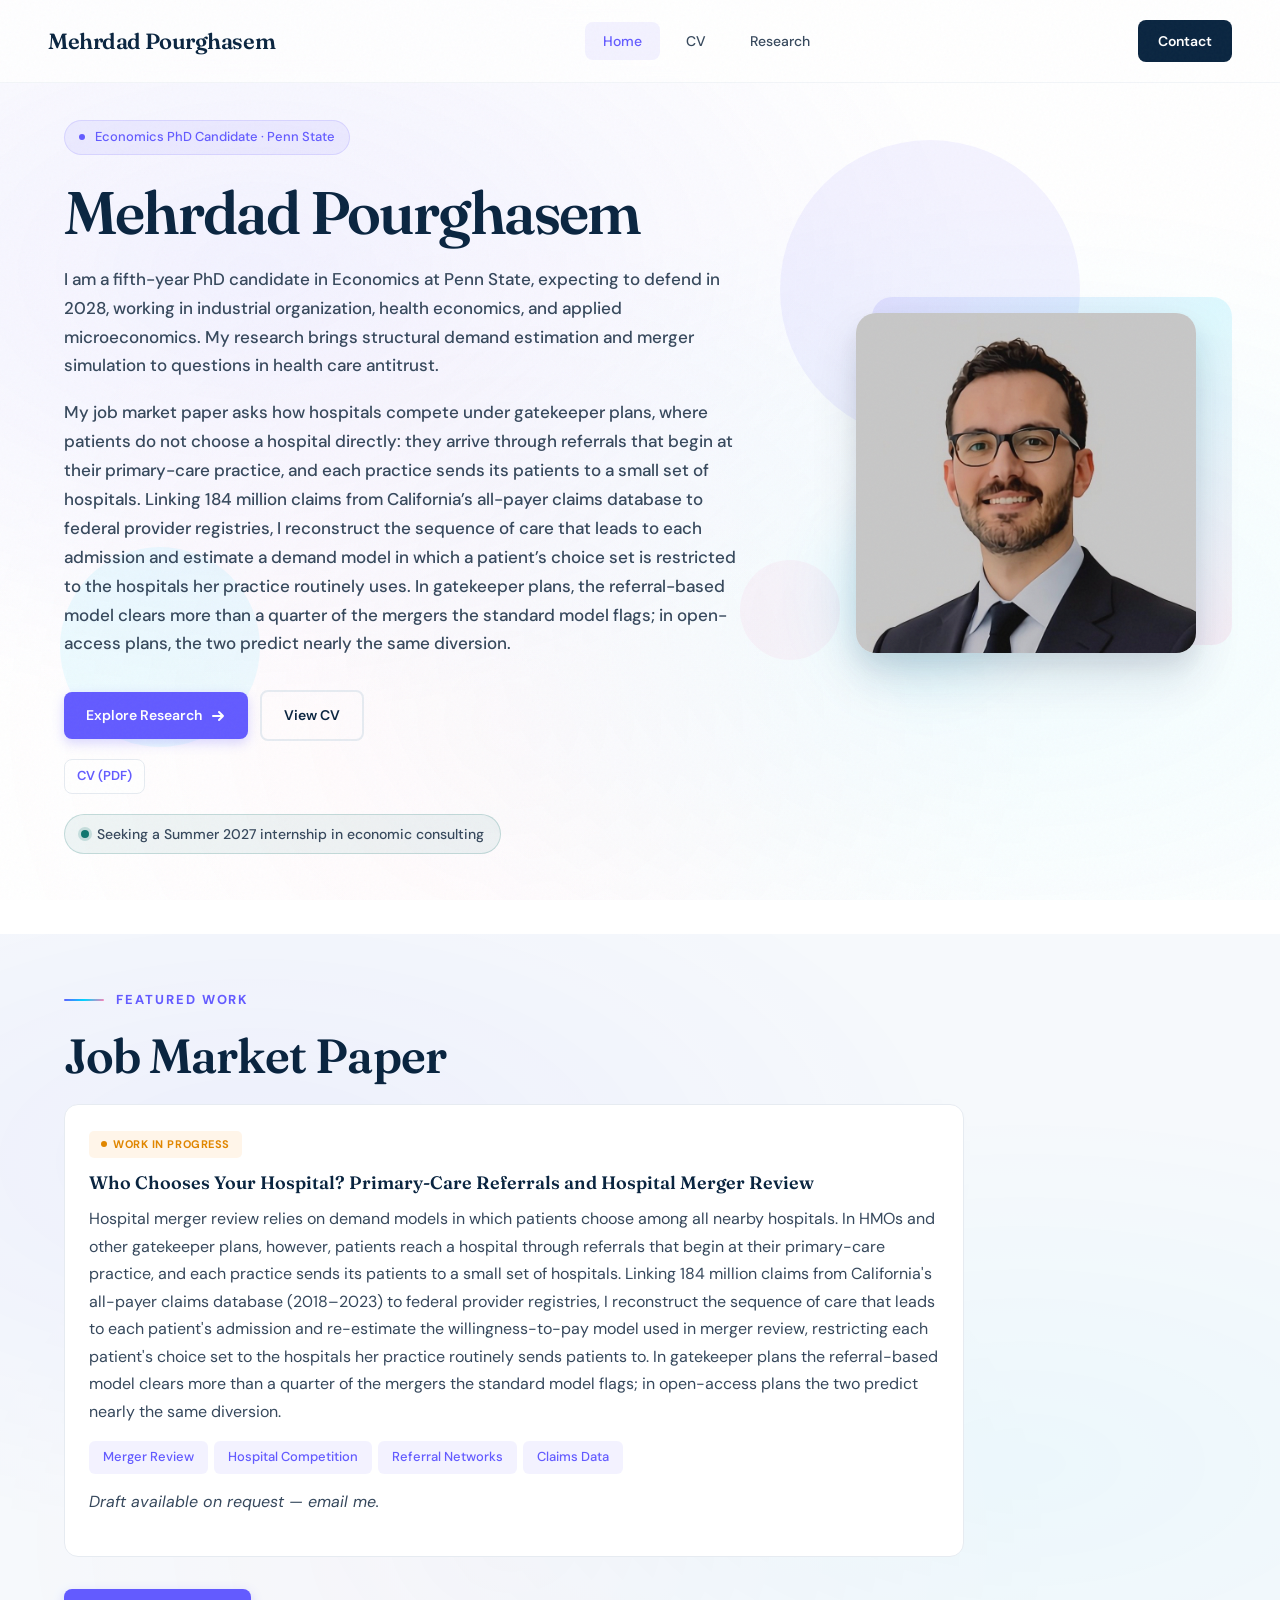
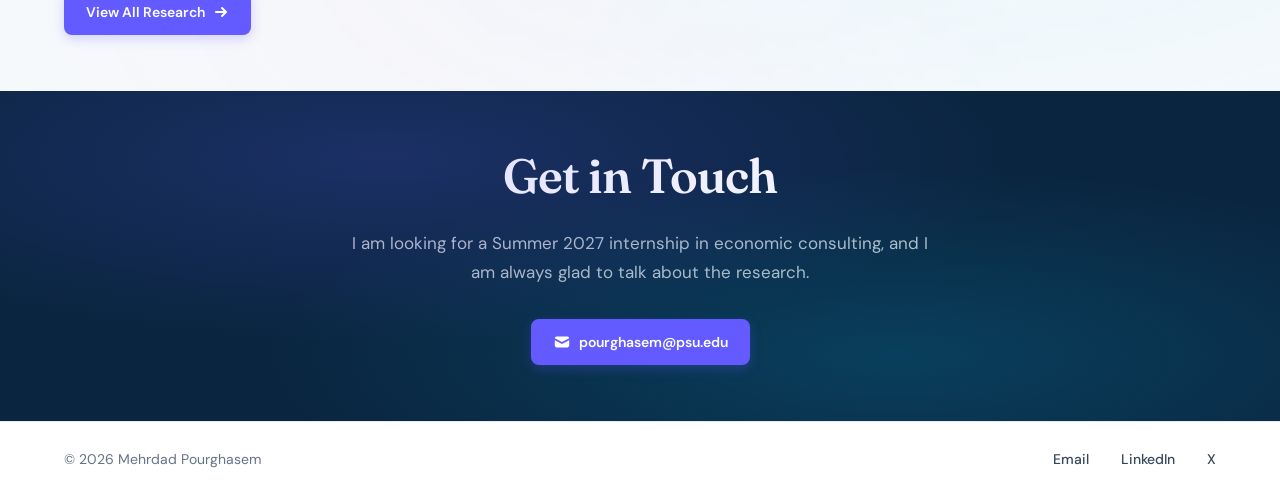
<file: index.html>
<!DOCTYPE html>
<html lang="en">
<head>
    <meta charset="UTF-8">
    <meta name="viewport" content="width=device-width, initial-scale=1.0">
    <title>Mehrdad Pourghasem | Economics PhD Candidate</title>
    <link rel="stylesheet" href="styles.css">
    <meta name="description" content="Mehrdad Pourghasem, fifth-year Economics PhD candidate at Penn State. Job market paper on primary-care referrals and hospital merger review, using 184 million California claims.">
    <link rel="canonical" href="https://mehrdadpourghasem.github.io/">
    <meta property="og:type" content="website">
    <meta property="og:title" content="Mehrdad Pourghasem | Economics PhD Candidate">
    <meta property="og:description" content="Fifth-year Economics PhD candidate at Penn State studying competition and market structure in U.S. health care markets.">
    <meta property="og:image" content="https://mehrdadpourghasem.github.io/profile.png">
    <meta property="og:url" content="https://mehrdadpourghasem.github.io/">
    <meta name="twitter:card" content="summary_large_image">
    <meta name="author" content="Mehrdad Pourghasem">
    <link rel="icon" href="favicon.svg" type="image/svg+xml">
</head>
<body>
    <!-- Animated Background -->
    <div class="gradient-bg"></div>
    <div class="grain-overlay"></div>

    <!-- Navigation -->
    <nav>
        <a href="index.html" class="logo">Mehrdad Pourghasem</a>
        <ul class="nav-links" id="navLinks">
            <li><a href="index.html" class="active">Home</a></li>
            <li><a href="cv.html">CV</a></li>
            <li><a href="research.html">Research</a></li>
        </ul>
        <a href="mailto:pourghasem@psu.edu" class="nav-cta">Contact</a>
        <button class="menu-toggle" type="button" onclick="toggleMenu()"
                aria-label="Open navigation menu" aria-expanded="false" aria-controls="navLinks">
            <span></span>
            <span></span>
            <span></span>
        </button>
    </nav>

    <!-- Hero Section -->
    <section class="hero">
        <div class="floating-shapes">
            <div class="shape shape-1"></div>
            <div class="shape shape-2"></div>
            <div class="shape shape-3"></div>
        </div>
        
        <div class="hero-container">
            <div class="hero-content">
                <div class="hero-badge">
                    Economics PhD Candidate · Penn State
                </div>
                <h1>Mehrdad Pourghasem</h1>
                <p class="hero-description">
                    I am a fifth-year PhD candidate in Economics at Penn State, expecting to defend in
                    2028, working in industrial organization, health economics, and applied microeconomics. My research brings structural demand
                    estimation and merger simulation to questions in health care antitrust.
                </p>
                <p class="hero-description hero-description-second">
                    My job market paper asks how hospitals compete under gatekeeper plans, where patients
                    do not choose a hospital directly: they arrive through referrals that begin at their
                    primary-care practice, and each practice sends its patients to a small set of hospitals.
                    Linking 184 million claims from California&rsquo;s all-payer claims database to federal
                    provider registries, I reconstruct the sequence of care that leads to each admission and
                    estimate a demand model in which a patient&rsquo;s choice set is restricted to the
                    hospitals her practice routinely uses. In gatekeeper plans, the referral-based model
                    clears more than a quarter of the mergers the standard model flags; in open-access
                    plans, the two predict nearly the same diversion.
                </p>
                <div class="hero-cta">
                    <a href="research.html" class="btn btn-primary">
                        Explore Research
                        <svg class="btn-icon" width="16" height="16" viewBox="0 0 16 16" fill="none">
                            <path d="M3 8h10M9 4l4 4-4 4" stroke="currentColor" stroke-width="2" stroke-linecap="round" stroke-linejoin="round"/>
                        </svg>
                    </a>
                    <a href="cv.html" class="btn btn-secondary">
                        View CV
                    </a>
                </div>
                <div class="paper-links" style="margin-top: 18px;">
                    <a class="paper-link" href="files/Mehrdad_Pourghasem_CV.pdf" target="_blank" rel="noopener">CV (PDF)</a>
                </div>
                <div class="availability">Seeking a Summer 2027 internship in economic consulting</div>
            </div>
            <div class="hero-image">
                <img src="profile.png" alt="Mehrdad Pourghasem">
            </div>
        </div>
    </section>

    <!-- Featured Research -->
    <section class="full-width">
        <div class="section-inner">
            <div class="section-label">Featured Work</div>
            <h2>Job Market Paper</h2>
            
            <div class="paper-item animate-on-scroll" style="max-width: 900px;">
                <span class="paper-status status-wip">Work in Progress</span>
                <h4>Who Chooses Your Hospital? Primary-Care Referrals and Hospital Merger Review</h4>
                <p>
                    Hospital merger review relies on demand models in which patients choose among all nearby
                    hospitals. In HMOs and other gatekeeper plans, however, patients reach a hospital through
                    referrals that begin at their primary-care practice, and each practice sends its patients to a
                    small set of hospitals. Linking 184 million claims from California's all-payer claims database
                    (2018&ndash;2023) to federal provider registries, I reconstruct the sequence of care that leads to
                    each patient's admission and re-estimate the willingness-to-pay model used in merger review,
                    restricting each patient's choice set to the hospitals her practice routinely sends patients to.
                    In gatekeeper plans the referral-based model clears more than a quarter of the mergers the
                    standard model flags; in open-access plans the two predict nearly the same diversion.
                </p>
                <div class="paper-tags">
                    <span class="tag">Merger Review</span>
                    <span class="tag">Hospital Competition</span>
                    <span class="tag">Referral Networks</span>
                    <span class="tag">Claims Data</span>
                </div>
                <p class="paper-note">Draft available on request &mdash; <a href="mailto:pourghasem@psu.edu?subject=Job%20market%20paper%20draft">email me</a>.</p>
            </div>
            
            <div style="margin-top: 32px;">
                <a href="research.html" class="btn btn-primary">
                    View All Research
                    <svg class="btn-icon" width="16" height="16" viewBox="0 0 16 16" fill="none">
                        <path d="M3 8h10M9 4l4 4-4 4" stroke="currentColor" stroke-width="2" stroke-linecap="round" stroke-linejoin="round"/>
                    </svg>
                </a>
            </div>
        </div>
    </section>

    <!-- Contact Section -->
    <section class="section-dark">
        <div class="section-inner" style="text-align: center; max-width: 800px; margin: 0 auto;">
            <h2 style="margin-bottom: 24px;">Get in Touch</h2>
            <p class="section-description" style="margin: 0 auto 32px; max-width: 600px;">
                I am looking for a Summer 2027 internship in economic consulting, and I am always glad to talk about the research.
            </p>
            <div style="display: flex; gap: 12px; justify-content: center; flex-wrap: wrap;">
                <a href="mailto:pourghasem@psu.edu" class="btn btn-primary">
                    <svg width="18" height="18" viewBox="0 0 20 20" fill="currentColor">
                        <path d="M2.003 5.884L10 9.882l7.997-3.998A2 2 0 0016 4H4a2 2 0 00-1.997 1.884z"/>
                        <path d="M18 8.118l-8 4-8-4V14a2 2 0 002 2h12a2 2 0 002-2V8.118z"/>
                    </svg>
                    pourghasem@psu.edu
                </a>
            </div>
        </div>
    </section>

    <!-- Footer -->
    <footer>
        <p>© 2026 Mehrdad Pourghasem</p>
        <div class="footer-links">
            <a href="mailto:pourghasem@psu.edu">Email</a>
            <a href="https://www.linkedin.com/in/mehrdad-pourghasem" target="_blank" rel="noopener">LinkedIn</a>
            <a href="https://x.com/mehrddp" target="_blank" rel="noopener">X</a>
        </div>
    </footer>

    <script>
        // Scroll animations
        const observer = new IntersectionObserver((entries) => {
            entries.forEach((entry) => {
                if (entry.isIntersecting) {
                    entry.target.classList.add('visible');
                }
            });
        }, { threshold: 0.1, rootMargin: '0px 0px -50px 0px' });

        document.querySelectorAll('.animate-on-scroll').forEach(el => observer.observe(el));

        // Nav scroll effect
        window.addEventListener('scroll', () => {
            const nav = document.querySelector('nav');
            if (window.scrollY > 50) {
                nav.classList.add('scrolled');
            } else {
                nav.classList.remove('scrolled');
            }
        });

        // Mobile menu toggle
        function toggleMenu() {
            const links  = document.querySelector('.nav-links');
            const toggle = document.querySelector('.menu-toggle');
            const open   = links.classList.toggle('open');
            toggle.classList.toggle('open', open);
            toggle.setAttribute('aria-expanded', String(open));
            toggle.setAttribute('aria-label', open ? 'Close navigation menu' : 'Open navigation menu');
        }

        // Close menu when clicking a link
        document.querySelectorAll('.nav-links a').forEach(link => {
            link.addEventListener('click', () => {
                document.querySelector('.nav-links').classList.remove('open');
                const toggle = document.querySelector('.menu-toggle');
                toggle.classList.remove('open');
                toggle.setAttribute('aria-expanded', 'false');
                toggle.setAttribute('aria-label', 'Open navigation menu');
            });
        });
    </script>
</body>
</html>
</file>
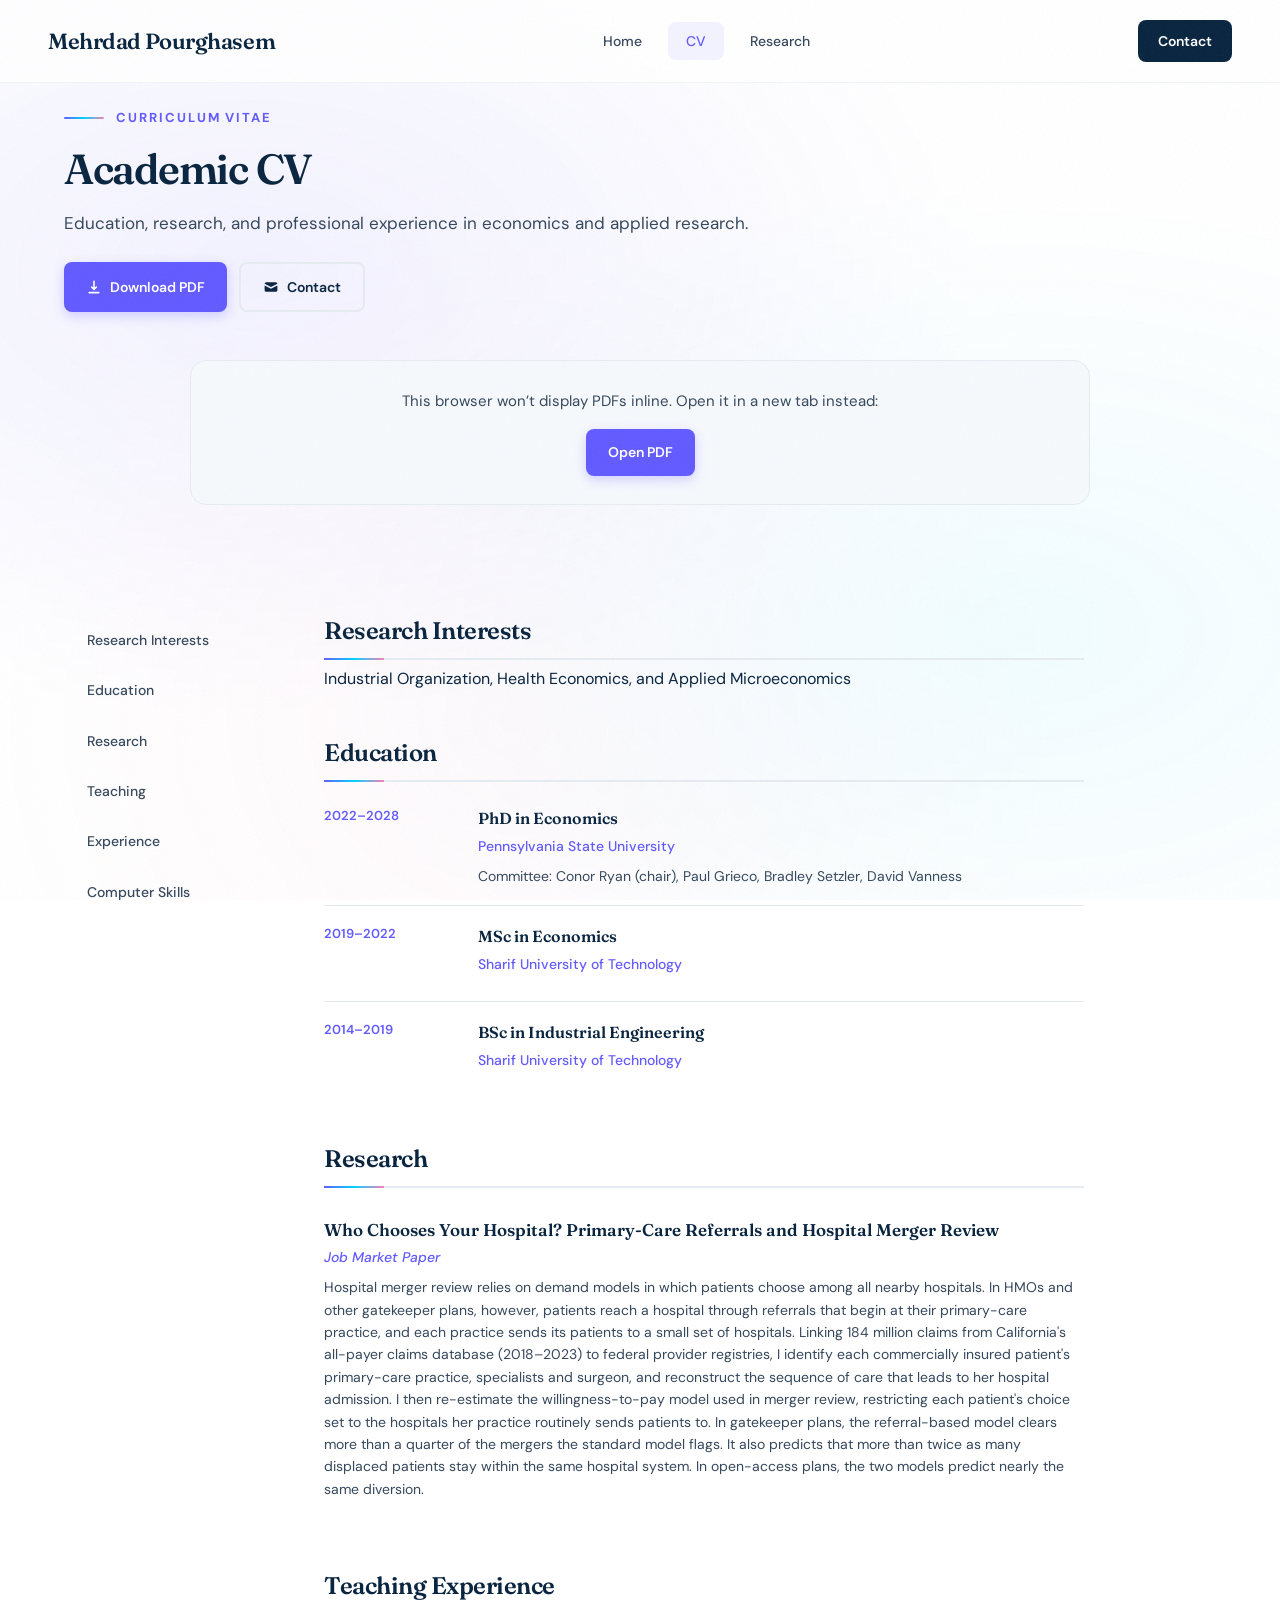
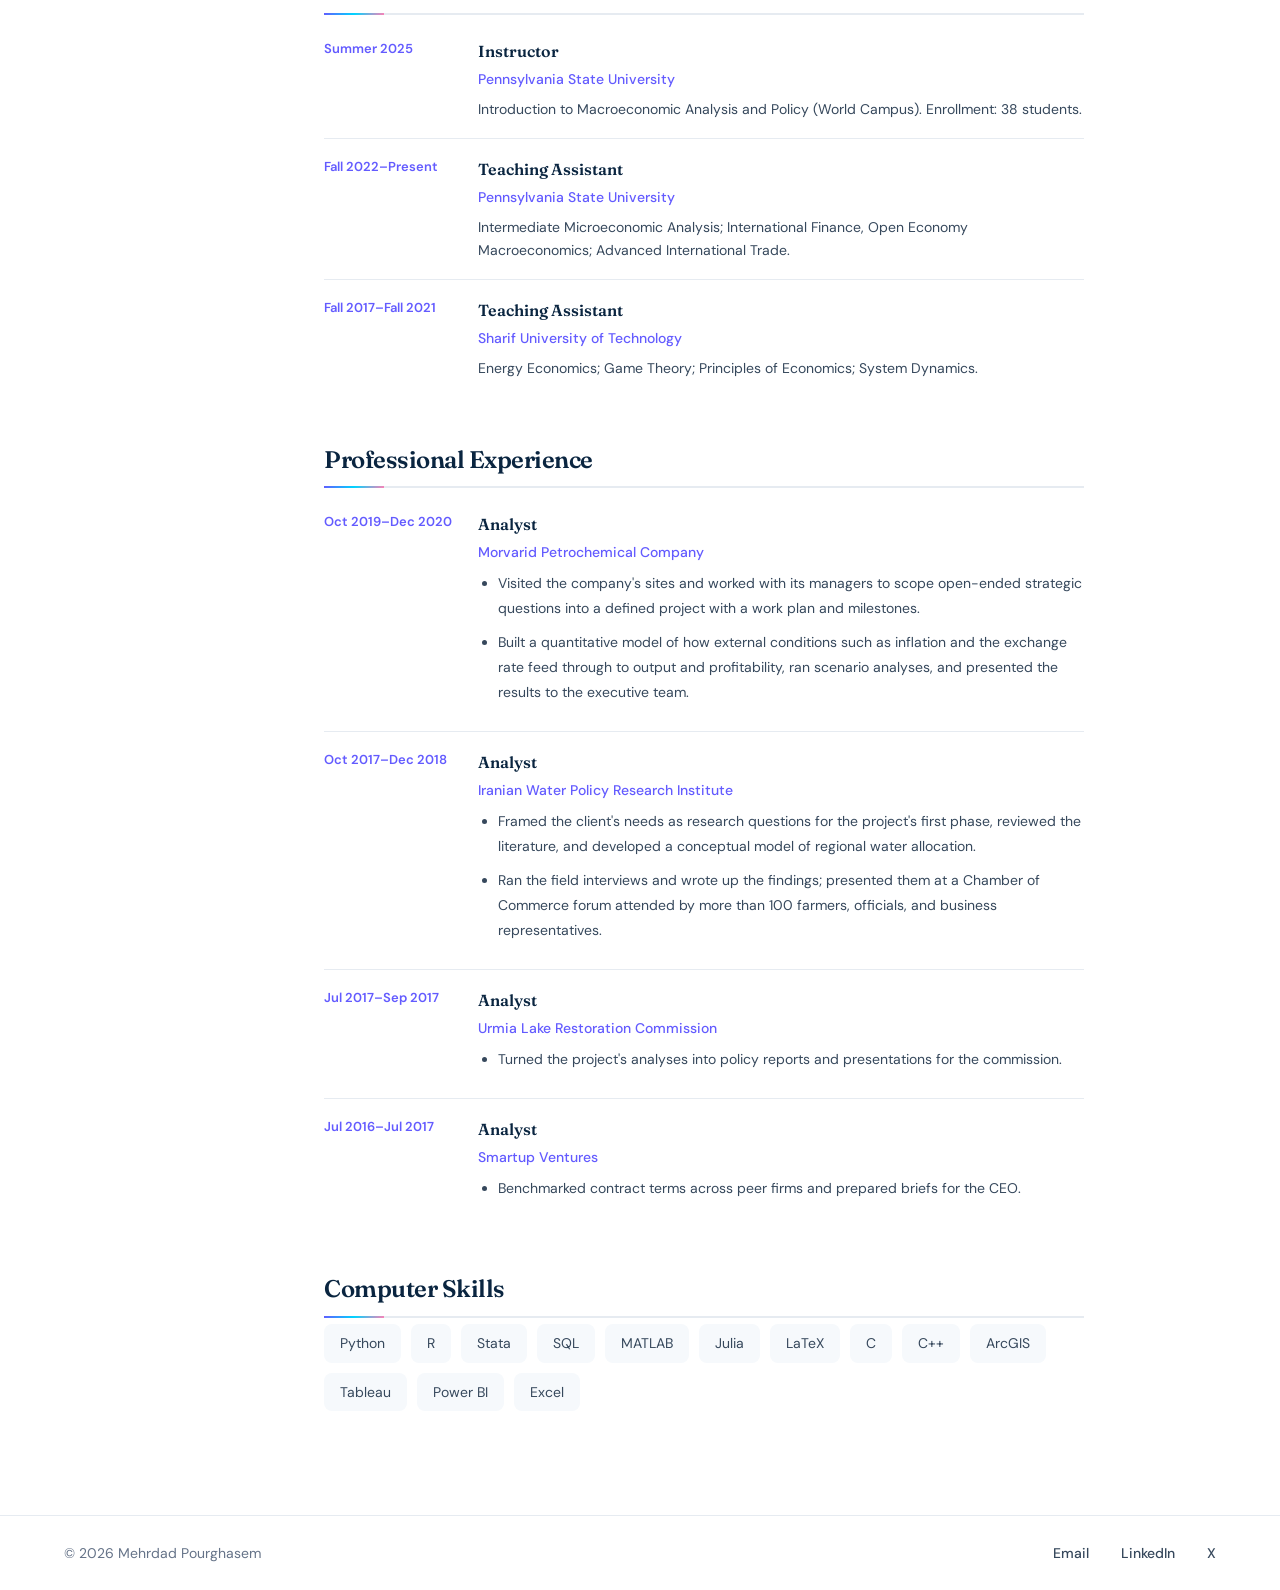
<file: cv.html>
<!DOCTYPE html>
<html lang="en">
<head>
    <meta charset="UTF-8">
    <meta name="viewport" content="width=device-width, initial-scale=1.0">
    <title>CV | Mehrdad Pourghasem</title>
    <link rel="stylesheet" href="styles.css">
    <meta name="description" content="CV of Mehrdad Pourghasem, Economics PhD candidate at Penn State: education, job market paper, teaching, and analyst experience.">
    <link rel="canonical" href="https://mehrdadpourghasem.github.io/cv.html">
    <meta property="og:type" content="website">
    <meta property="og:title" content="CV | Mehrdad Pourghasem">
    <meta property="og:description" content="Curriculum Vitae of Mehrdad Pourghasem - Economics PhD Candidate at Penn State">
    <meta property="og:image" content="https://mehrdadpourghasem.github.io/profile.png">
    <meta property="og:url" content="https://mehrdadpourghasem.github.io/cv.html">
    <meta name="twitter:card" content="summary_large_image">
    <meta name="author" content="Mehrdad Pourghasem">
    <link rel="icon" href="favicon.svg" type="image/svg+xml">
</head>
<body>
    <!-- Animated Background -->
    <div class="gradient-bg"></div>
    <div class="grain-overlay"></div>

    <!-- Navigation -->
    <nav>
        <a href="index.html" class="logo">Mehrdad Pourghasem</a>
        <ul class="nav-links" id="navLinks">
            <li><a href="index.html">Home</a></li>
            <li><a href="cv.html" class="active">CV</a></li>
            <li><a href="research.html">Research</a></li>
        </ul>
        <a href="mailto:pourghasem@psu.edu" class="nav-cta">Contact</a>
        <button class="menu-toggle" type="button" onclick="toggleMenu()"
                aria-label="Open navigation menu" aria-expanded="false" aria-controls="navLinks">
            <span></span>
            <span></span>
            <span></span>
        </button>
    </nav>

    <!-- Page Header -->
    <header class="page-header">
        <div class="section-label">Curriculum Vitae</div>
        <h1>Academic CV</h1>
        <p class="lead">
            Education, research, and professional experience in economics and applied research.
        </p>
        <div class="cv-header-actions">
            <a href="files/Mehrdad_Pourghasem_CV.pdf" class="btn btn-primary" download>
                <svg width="16" height="16" viewBox="0 0 20 20" fill="currentColor">
                    <path fill-rule="evenodd" d="M3 17a1 1 0 011-1h12a1 1 0 110 2H4a1 1 0 01-1-1zm3.293-7.707a1 1 0 011.414 0L9 10.586V3a1 1 0 112 0v7.586l1.293-1.293a1 1 0 111.414 1.414l-3 3a1 1 0 01-1.414 0l-3-3a1 1 0 010-1.414z" clip-rule="evenodd"/>
                </svg>
                Download PDF
            </a>
            <a href="mailto:pourghasem@psu.edu" class="btn btn-secondary">
                <svg width="16" height="16" viewBox="0 0 20 20" fill="currentColor">
                    <path d="M2.003 5.884L10 9.882l7.997-3.998A2 2 0 0016 4H4a2 2 0 00-1.997 1.884z"/>
                    <path d="M18 8.118l-8 4-8-4V14a2 2 0 002 2h12a2 2 0 002-2V8.118z"/>
                </svg>
                Contact
            </a>
        </div>
    </header>

    <!-- Inline PDF viewer -->
    <section>
        <div class="pdf-viewer">
            <iframe class="pdf-frame" id="pdfFrame"
                    src="files/Mehrdad_Pourghasem_CV.pdf"
                    title="Mehrdad Pourghasem &mdash; CV"></iframe>

            <div class="pdf-fallback">
                <p>This browser won&rsquo;t display PDFs inline. Open it in a new tab instead:</p>
                <a class="btn btn-primary" id="pdfOpen"
                   href="files/Mehrdad_Pourghasem_CV.pdf" target="_blank" rel="noopener">Open PDF</a>
            </div>
        </div>
    </section>

    <!-- CV Content -->
    <section>
        <div class="cv-content">
            <aside class="cv-nav">
                <ul class="cv-nav-list">
                    <li><a href="#interests" class="active">Research Interests</a></li>
                    <li><a href="#education">Education</a></li>
                    <li><a href="#research">Research</a></li>
                    <li><a href="#teaching">Teaching</a></li>
                    <li><a href="#experience">Experience</a></li>
                    <li><a href="#skills">Computer Skills</a></li>
                </ul>
            </aside>

            <main class="cv-main">
                <!-- Research Interests -->
                <div id="interests" class="cv-section">
                    <h2>Research Interests</h2>
                    <p>Industrial Organization, Health Economics, and Applied Microeconomics</p>
                </div>

                <!-- Education -->
                <div id="education" class="cv-section">
                    <h2>Education</h2>
                    <div class="cv-item">
                        <div class="cv-year">2022–2028</div>
                        <div class="cv-details">
                            <h3>PhD in Economics</h3>
                            <p class="institution">Pennsylvania State University</p>
                            <p>Committee: Conor Ryan (chair), Paul Grieco, Bradley Setzler, David Vanness</p>
                        </div>
                    </div>
                    <div class="cv-item">
                        <div class="cv-year">2019–2022</div>
                        <div class="cv-details">
                            <h3>MSc in Economics</h3>
                            <p class="institution">Sharif University of Technology</p>
                        </div>
                    </div>
                    <div class="cv-item">
                        <div class="cv-year">2014–2019</div>
                        <div class="cv-details">
                            <h3>BSc in Industrial Engineering</h3>
                            <p class="institution">Sharif University of Technology</p>
                        </div>
                    </div>
                </div>

                <!-- Research -->
                <div id="research" class="cv-section">
                    <h2>Research</h2>
                    <div class="cv-publication">
                        <h4>Who Chooses Your Hospital? Primary-Care Referrals and Hospital Merger Review</h4>
                        <p class="venue">Job Market Paper</p>
                        <p class="authors">Hospital merger review relies on demand models in which patients choose among all nearby hospitals. In HMOs and other gatekeeper plans, however, patients reach a hospital through referrals that begin at their primary-care practice, and each practice sends its patients to a small set of hospitals. Linking 184 million claims from California's all-payer claims database (2018&ndash;2023) to federal provider registries, I identify each commercially insured patient's primary-care practice, specialists and surgeon, and reconstruct the sequence of care that leads to her hospital admission. I then re-estimate the willingness-to-pay model used in merger review, restricting each patient's choice set to the hospitals her practice routinely sends patients to. In gatekeeper plans, the referral-based model clears more than a quarter of the mergers the standard model flags. It also predicts that more than twice as many displaced patients stay within the same hospital system. In open-access plans, the two models predict nearly the same diversion.</p>
                    </div>
                </div>

                <!-- Teaching -->
                <div id="teaching" class="cv-section">
                    <h2>Teaching Experience</h2>
                    <div class="cv-item">
                        <div class="cv-year">Summer 2025</div>
                        <div class="cv-details">
                            <h3>Instructor</h3>
                            <p class="institution">Pennsylvania State University</p>
                            <p>Introduction to Macroeconomic Analysis and Policy (World Campus). Enrollment: 38 students.</p>
                        </div>
                    </div>
                    <div class="cv-item">
                        <div class="cv-year">Fall 2022–Present</div>
                        <div class="cv-details">
                            <h3>Teaching Assistant</h3>
                            <p class="institution">Pennsylvania State University</p>
                            <p>Intermediate Microeconomic Analysis; International Finance, Open Economy Macroeconomics; Advanced International Trade.</p>
                        </div>
                    </div>
                    <div class="cv-item">
                        <div class="cv-year">Fall 2017–Fall 2021</div>
                        <div class="cv-details">
                            <h3>Teaching Assistant</h3>
                            <p class="institution">Sharif University of Technology</p>
                            <p>Energy Economics; Game Theory; Principles of Economics; System Dynamics.</p>
                        </div>
                    </div>
                </div>

                <!-- Professional Experience -->
                <div id="experience" class="cv-section">
                    <h2>Professional Experience</h2>
                    <div class="cv-item">
                        <div class="cv-year">Oct 2019–Dec 2020</div>
                        <div class="cv-details">
                            <h3>Analyst</h3>
                            <p class="institution">Morvarid Petrochemical Company</p>
                            <ul>
                                <li>Visited the company's sites and worked with its managers to scope open-ended strategic questions into a defined project with a work plan and milestones.</li>
                                <li>Built a quantitative model of how external conditions such as inflation and the exchange rate feed through to output and profitability, ran scenario analyses, and presented the results to the executive team.</li>
                            </ul>
                        </div>
                    </div>
                    <div class="cv-item">
                        <div class="cv-year">Oct 2017–Dec 2018</div>
                        <div class="cv-details">
                            <h3>Analyst</h3>
                            <p class="institution">Iranian Water Policy Research Institute</p>
                            <ul>
                                <li>Framed the client's needs as research questions for the project's first phase, reviewed the literature, and developed a conceptual model of regional water allocation.</li>
                                <li>Ran the field interviews and wrote up the findings; presented them at a Chamber of Commerce forum attended by more than 100 farmers, officials, and business representatives.</li>
                            </ul>
                        </div>
                    </div>
                    <div class="cv-item">
                        <div class="cv-year">Jul 2017–Sep 2017</div>
                        <div class="cv-details">
                            <h3>Analyst</h3>
                            <p class="institution">Urmia Lake Restoration Commission</p>
                            <ul>
                                <li>Turned the project's analyses into policy reports and presentations for the commission.</li>
                            </ul>
                        </div>
                    </div>
                    <div class="cv-item">
                        <div class="cv-year">Jul 2016–Jul 2017</div>
                        <div class="cv-details">
                            <h3>Analyst</h3>
                            <p class="institution">Smartup Ventures</p>
                            <ul>
                                <li>Benchmarked contract terms across peer firms and prepared briefs for the CEO.</li>
                            </ul>
                        </div>
                    </div>
                </div>

                <!-- Skills -->
                <div id="skills" class="cv-section">
                    <h2>Computer Skills</h2>
                    <div class="skill-tags">
                            <span class="skill-tag">Python</span>
                            <span class="skill-tag">R</span>
                            <span class="skill-tag">Stata</span>
                            <span class="skill-tag">SQL</span>
                            <span class="skill-tag">MATLAB</span>
                            <span class="skill-tag">Julia</span>
                            <span class="skill-tag">LaTeX</span>
                            <span class="skill-tag">C</span>
                            <span class="skill-tag">C++</span>
                            <span class="skill-tag">ArcGIS</span>
                            <span class="skill-tag">Tableau</span>
                            <span class="skill-tag">Power BI</span>
                            <span class="skill-tag">Excel</span>
                        </div>
                </div>
            </main>
        </div>
    </section>

    <!-- Footer -->
    <footer>
        <p>© 2026 Mehrdad Pourghasem</p>
        <div class="footer-links">
            <a href="mailto:pourghasem@psu.edu">Email</a>
            <a href="https://www.linkedin.com/in/mehrdad-pourghasem" target="_blank" rel="noopener">LinkedIn</a>
            <a href="https://x.com/mehrddp" target="_blank" rel="noopener">X</a>
        </div>
    </footer>

    <script>
        // PDF viewer tabs
        (function () {
            const wrap = document.querySelector('.pdf-viewer');

            // Show the fallback only when the browser really cannot render a PDF
            // inline. navigator.pdfViewerEnabled is the standard signal; older
            // browsers that lack it fall back to the mimeTypes check, and if
            // neither is conclusive we show the frame and let the browser try.
            function canShowPdf() {
                if (typeof navigator.pdfViewerEnabled === 'boolean') {
                    return navigator.pdfViewerEnabled;
                }
                if (navigator.mimeTypes && navigator.mimeTypes.length) {
                    return !!navigator.mimeTypes['application/pdf'];
                }
                return true;
            }
            if (wrap && !canShowPdf()) wrap.classList.add('no-pdf');
        })();

        // Active nav link on scroll
        const sections = document.querySelectorAll('.cv-section');
        const navLinks = document.querySelectorAll('.cv-nav-list a');

        window.addEventListener('scroll', () => {
            let current = '';
            sections.forEach(section => {
                const sectionTop = section.offsetTop - 150;
                if (scrollY >= sectionTop) {
                    current = section.getAttribute('id');
                }
            });

            navLinks.forEach(link => {
                link.classList.remove('active');
                if (link.getAttribute('href') === '#' + current) {
                    link.classList.add('active');
                }
            });

            // Nav scroll effect
            const nav = document.querySelector('nav');
            if (window.scrollY > 50) {
                nav.classList.add('scrolled');
            } else {
                nav.classList.remove('scrolled');
            }
        });

        // Mobile menu toggle
        function toggleMenu() {
            const links  = document.querySelector('.nav-links');
            const toggle = document.querySelector('.menu-toggle');
            const open   = links.classList.toggle('open');
            toggle.classList.toggle('open', open);
            toggle.setAttribute('aria-expanded', String(open));
            toggle.setAttribute('aria-label', open ? 'Close navigation menu' : 'Open navigation menu');
        }

        document.querySelectorAll('.nav-links a').forEach(link => {
            link.addEventListener('click', () => {
                document.querySelector('.nav-links').classList.remove('open');
                const toggle = document.querySelector('.menu-toggle');
                toggle.classList.remove('open');
                toggle.setAttribute('aria-expanded', 'false');
                toggle.setAttribute('aria-label', 'Open navigation menu');
            });
        });
    </script>
</body>
</html>
</file>
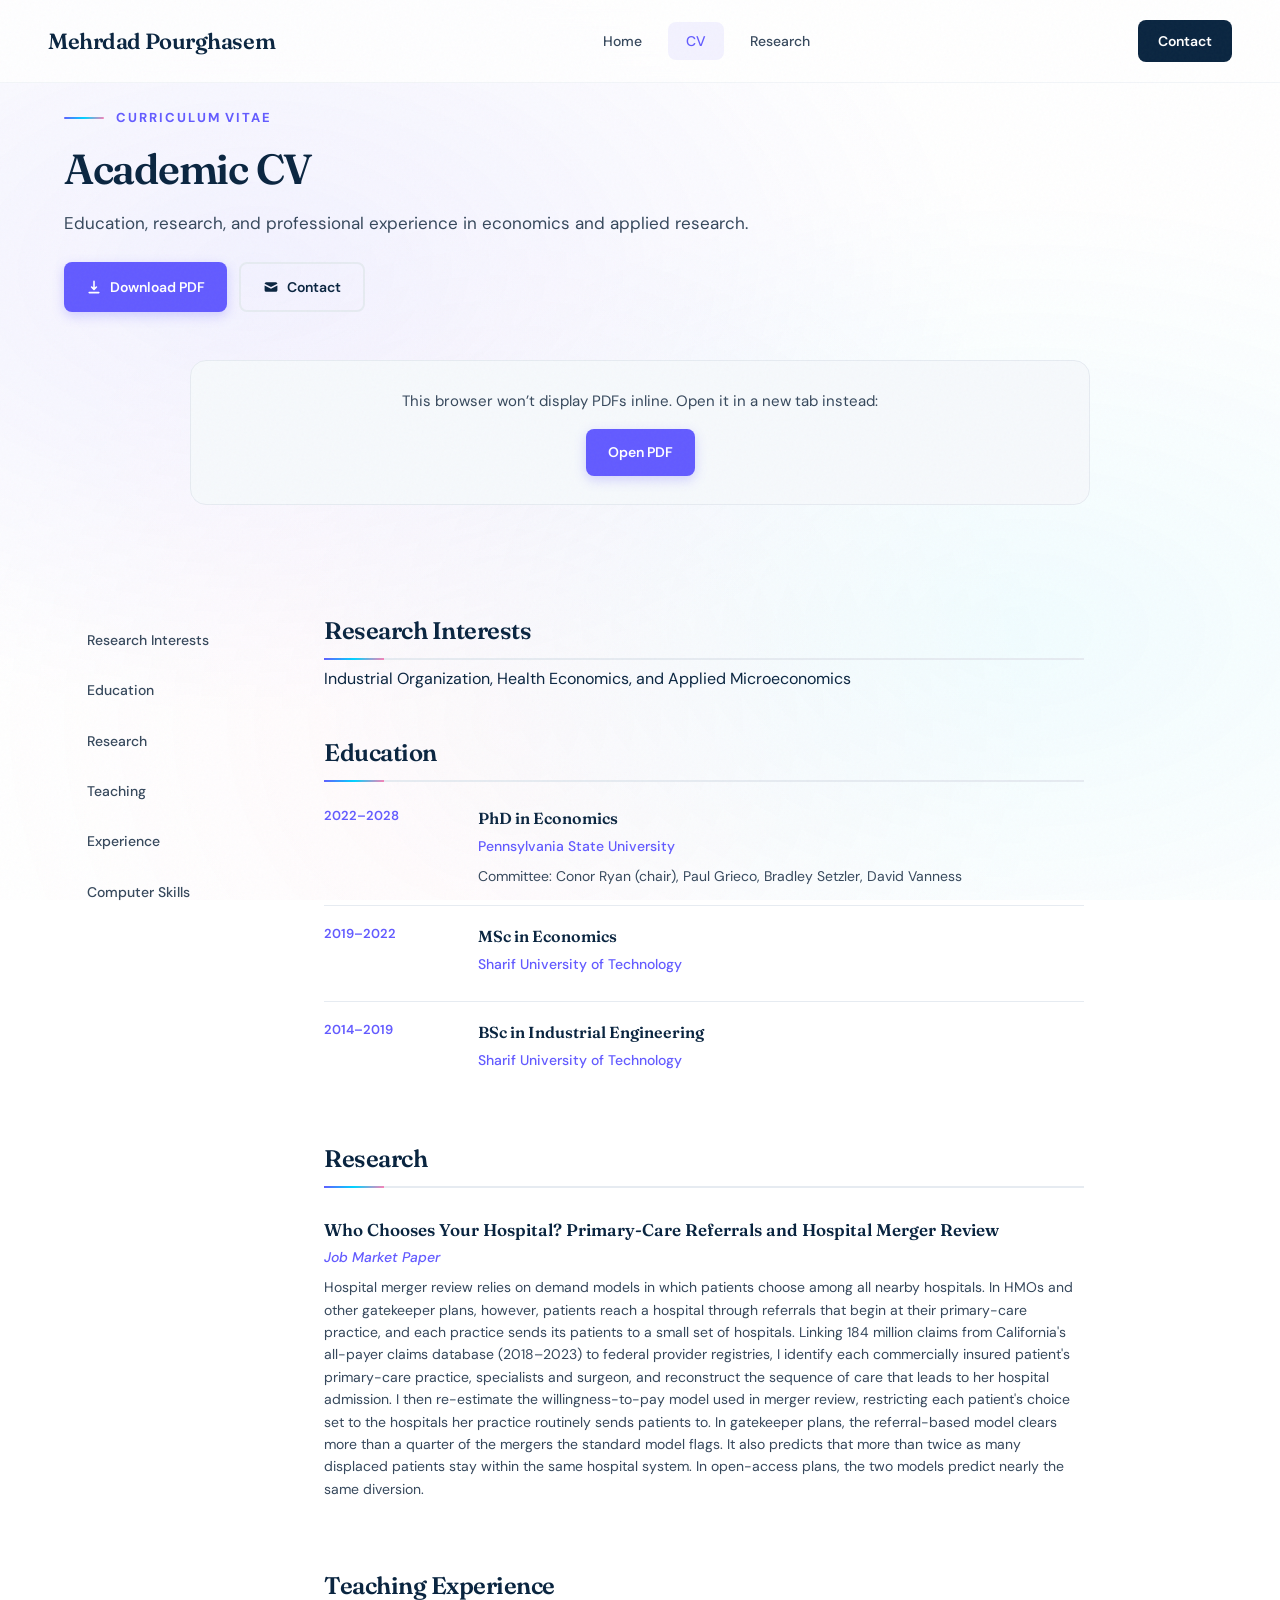
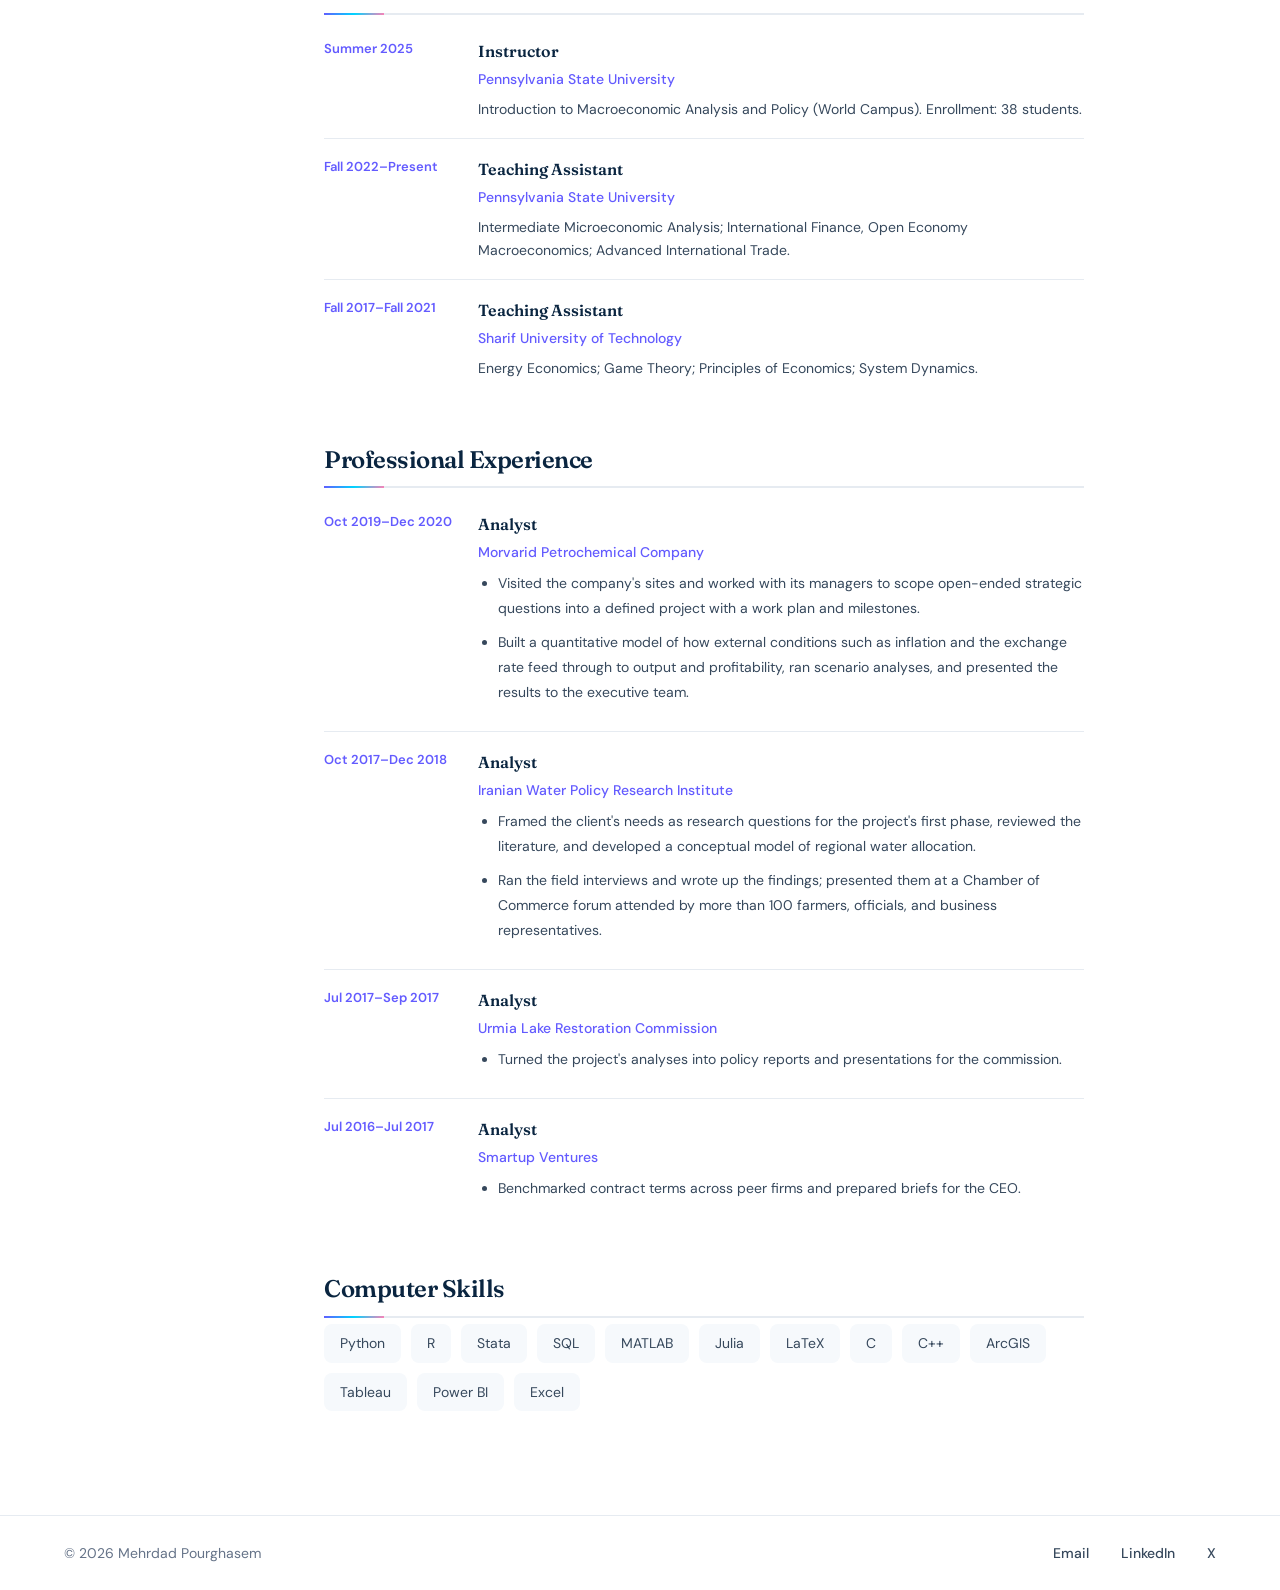
<file: experience.html>
<!DOCTYPE html>
<html lang="en">
<head>
    <meta charset="UTF-8">
    <title>Experience | Mehrdad Pourghasem</title>
    <link rel="canonical" href="https://mehrdadpourghasem.github.io/cv.html">
    <meta name="robots" content="noindex">
    <meta http-equiv="refresh" content="0; url=cv.html#experience">
    <script>location.replace('cv.html#experience');</script>
</head>
<body>
    <p>This page has moved to the <a href="cv.html#experience">CV</a>.</p>
</body>
</html>
</file>
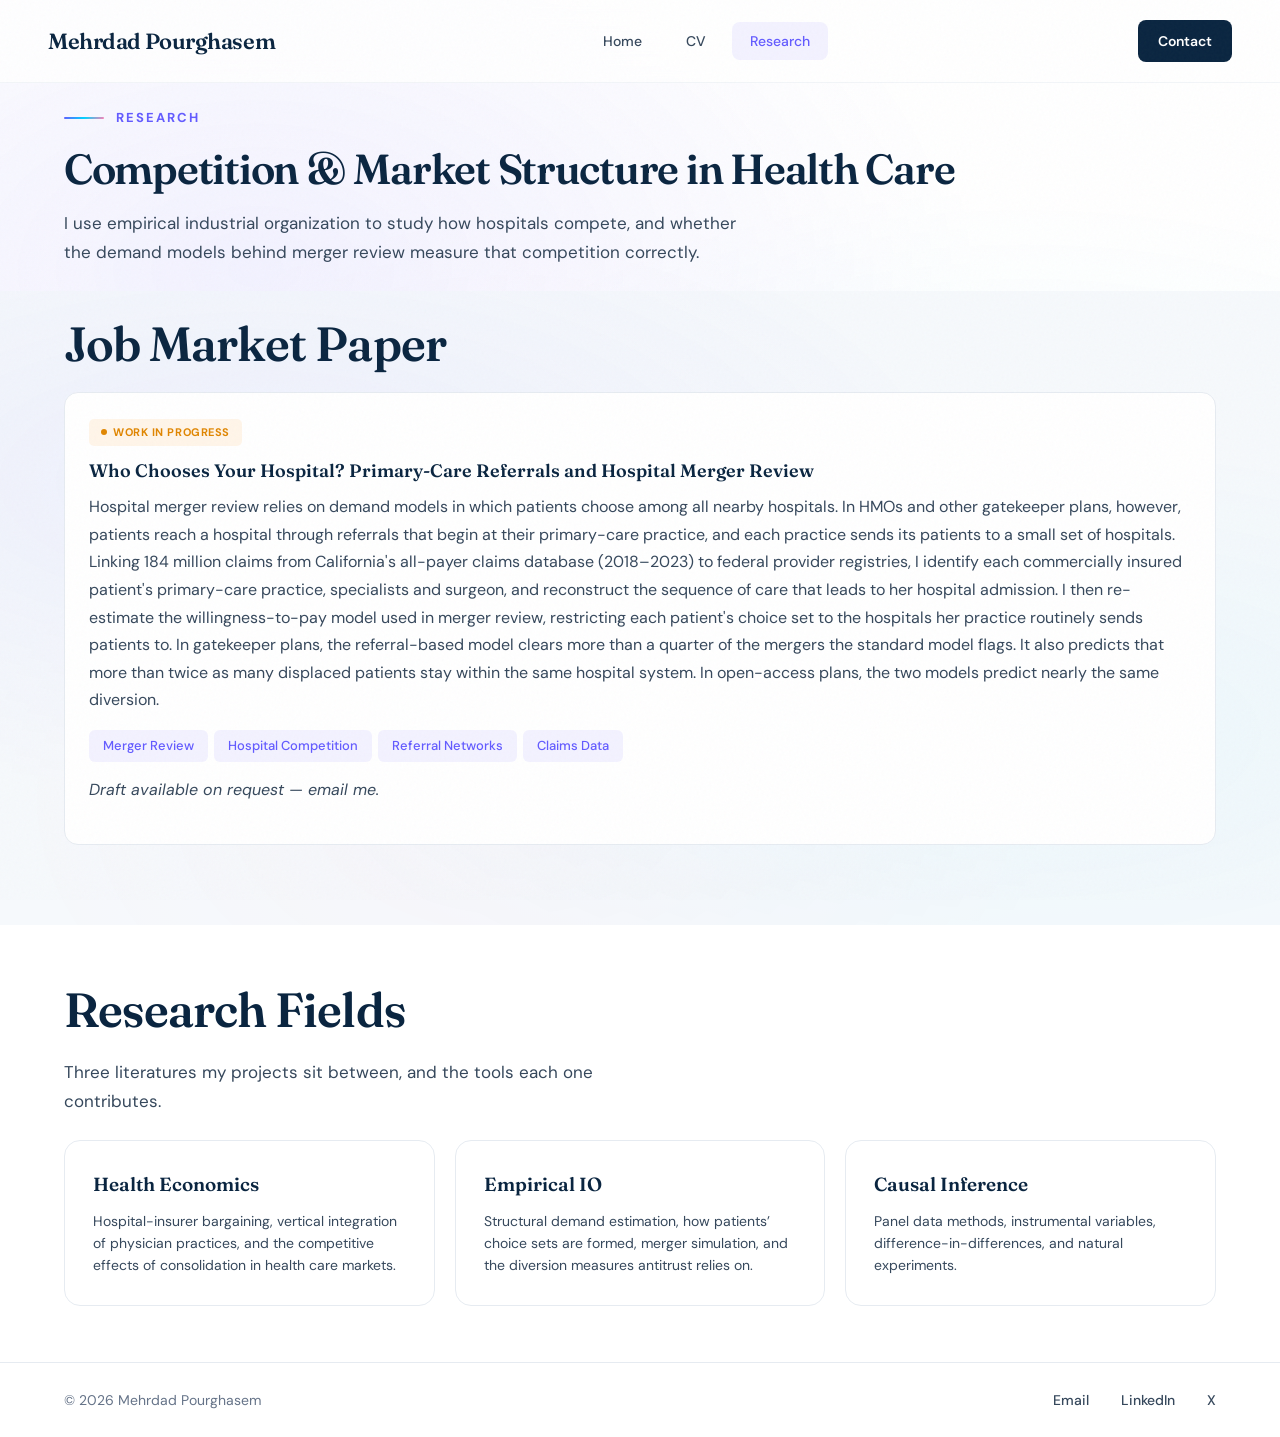
<file: research.html>
<!DOCTYPE html>
<html lang="en">
<head>
    <meta charset="UTF-8">
    <meta name="viewport" content="width=device-width, initial-scale=1.0">
    <title>Research | Mehrdad Pourghasem</title>
    <link rel="stylesheet" href="styles.css">
    <meta name="description" content="Job market paper and research fields of Mehrdad Pourghasem: hospital competition, merger review, and the demand models behind it.">
    <link rel="canonical" href="https://mehrdadpourghasem.github.io/research.html">
    <meta property="og:type" content="website">
    <meta property="og:title" content="Research | Mehrdad Pourghasem">
    <meta property="og:description" content="Research in health economics, empirical IO, and causal inference by Mehrdad Pourghasem">
    <meta property="og:image" content="https://mehrdadpourghasem.github.io/profile.png">
    <meta property="og:url" content="https://mehrdadpourghasem.github.io/research.html">
    <meta name="twitter:card" content="summary_large_image">
    <meta name="author" content="Mehrdad Pourghasem">
    <link rel="icon" href="favicon.svg" type="image/svg+xml">
</head>
<body>
    <!-- Animated Background -->
    <div class="gradient-bg"></div>
    <div class="grain-overlay"></div>

    <!-- Navigation -->
    <nav>
        <a href="index.html" class="logo">Mehrdad Pourghasem</a>
        <ul class="nav-links" id="navLinks">
            <li><a href="index.html">Home</a></li>
            <li><a href="cv.html">CV</a></li>
            <li><a href="research.html" class="active">Research</a></li>
        </ul>
        <a href="mailto:pourghasem@psu.edu" class="nav-cta">Contact</a>
        <button class="menu-toggle" type="button" onclick="toggleMenu()"
                aria-label="Open navigation menu" aria-expanded="false" aria-controls="navLinks">
            <span></span>
            <span></span>
            <span></span>
        </button>
    </nav>

    <!-- Page Header -->
    <header class="page-header">
        <div class="section-label">Research</div>
        <h1>Competition & Market Structure in Health Care</h1>
        <p class="lead">
            I use empirical industrial organization to study how hospitals compete, and whether
            the demand models behind merger review measure that competition correctly.
        </p>
    </header>

    <!-- Working Papers -->
    <section class="full-width">
        <div class="section-inner">
            <h2>Job Market Paper</h2>

            <div class="paper-category">
                <div class="paper-item animate-on-scroll">
                    <span class="paper-status status-wip">Work in Progress</span>
                    <h4>Who Chooses Your Hospital? Primary-Care Referrals and Hospital Merger Review</h4>
                    <p>
                        Hospital merger review relies on demand models in which patients choose among all nearby
                        hospitals. In HMOs and other gatekeeper plans, however, patients reach a hospital through
                        referrals that begin at their primary-care practice, and each practice sends its patients to
                        a small set of hospitals. Linking 184 million claims from California's all-payer claims
                        database (2018&ndash;2023) to federal provider registries, I identify each commercially insured
                        patient's primary-care practice, specialists and surgeon, and reconstruct the sequence of care
                        that leads to her hospital admission. I then re-estimate the willingness-to-pay model used in
                        merger review, restricting each patient's choice set to the hospitals her practice routinely
                        sends patients to. In gatekeeper plans, the referral-based model clears more than a quarter of
                        the mergers the standard model flags. It also predicts that more than twice as many displaced
                        patients stay within the same hospital system. In open-access plans, the two models predict
                        nearly the same diversion.
                    </p>
                    <div class="paper-tags">
                        <span class="tag">Merger Review</span>
                        <span class="tag">Hospital Competition</span>
                        <span class="tag">Referral Networks</span>
                        <span class="tag">Claims Data</span>
                    </div>
                    <p class="paper-note">Draft available on request &mdash; <a href="mailto:pourghasem@psu.edu?subject=Job%20market%20paper%20draft">email me</a>.</p>
                </div>
            </div>

        </div>
    </section>

    <!-- Research Fields -->
    <section>
        <h2>Research Fields</h2>
        <p class="section-description">Three literatures my projects sit between, and the tools each one contributes.</p>
        <div class="research-grid">
            <div class="research-card animate-on-scroll">
                <h3>Health Economics</h3>
                <p>Hospital-insurer bargaining, vertical integration of physician practices, and the competitive effects of consolidation in health care markets.</p>
            </div>
            <div class="research-card animate-on-scroll">
                <h3>Empirical IO</h3>
                <p>Structural demand estimation, how patients&rsquo; choice sets are formed, merger simulation, and the diversion measures antitrust relies on.</p>
            </div>
            <div class="research-card animate-on-scroll">
                <h3>Causal Inference</h3>
                <p>Panel data methods, instrumental variables, difference-in-differences, and natural experiments.</p>
            </div>
        </div>
    </section>

    <!-- Footer -->
    <footer>
        <p>© 2026 Mehrdad Pourghasem</p>
        <div class="footer-links">
            <a href="mailto:pourghasem@psu.edu">Email</a>
            <a href="https://www.linkedin.com/in/mehrdad-pourghasem" target="_blank" rel="noopener">LinkedIn</a>
            <a href="https://x.com/mehrddp" target="_blank" rel="noopener">X</a>
        </div>
    </footer>

    <script>
        // Scroll animations
        const observer = new IntersectionObserver((entries) => {
            entries.forEach((entry) => {
                if (entry.isIntersecting) {
                    entry.target.classList.add('visible');
                }
            });
        }, { threshold: 0.1, rootMargin: '0px 0px -50px 0px' });

        document.querySelectorAll('.animate-on-scroll').forEach(el => observer.observe(el));

        // Nav scroll effect
        window.addEventListener('scroll', () => {
            const nav = document.querySelector('nav');
            if (window.scrollY > 50) {
                nav.classList.add('scrolled');
            } else {
                nav.classList.remove('scrolled');
            }
        });

        // Mobile menu toggle
        function toggleMenu() {
            const links  = document.querySelector('.nav-links');
            const toggle = document.querySelector('.menu-toggle');
            const open   = links.classList.toggle('open');
            toggle.classList.toggle('open', open);
            toggle.setAttribute('aria-expanded', String(open));
            toggle.setAttribute('aria-label', open ? 'Close navigation menu' : 'Open navigation menu');
        }

        document.querySelectorAll('.nav-links a').forEach(link => {
            link.addEventListener('click', () => {
                document.querySelector('.nav-links').classList.remove('open');
                const toggle = document.querySelector('.menu-toggle');
                toggle.classList.remove('open');
                toggle.setAttribute('aria-expanded', 'false');
                toggle.setAttribute('aria-label', 'Open navigation menu');
            });
        });
    </script>
</body>
</html>
</file>
<file: styles.css>
/* ============================================
   MEHRDAD POURGHASEM - PERSONAL WEBSITE
   Stripe-Inspired Premium Academic Design
   ============================================ */

@import url('https://fonts.googleapis.com/css2?family=Fraunces:ital,opsz,wght@0,9..144,300;0,9..144,400;0,9..144,500;0,9..144,600;0,9..144,700;1,9..144,400&family=DM+Sans:ital,wght@0,400;0,500;0,600;0,700;1,400&display=swap');

:root {
    /* Core Colors - Stripe-inspired palette */
    --primary: #635bff;
    --primary-dark: #4b44d1;
    --primary-light: #9990ff;
    --accent-cyan: #00d4ff;
    --accent-pink: #ff80b5;
    --accent-orange: #ff9e2c;
    --accent-green: #00d924;
    
    /* Neutrals */
    --text-primary: #0a2540;
    --text-secondary: #36485c;
    --text-muted: #657388;
    --bg-white: #ffffff;
    --bg-cream: #faf8f5;
    --bg-light: #f6f9fc;
    --bg-dark: #0a2540;
    --border: #e6ebf1;
    --border-light: rgba(255,255,255,0.1);
    
    /* Gradients */
    --gradient-primary: linear-gradient(135deg, #635bff 0%, #00d4ff 50%, #ff80b5 100%);
    --gradient-dark: linear-gradient(135deg, #0a2540 0%, #1a3a5c 100%);
    --gradient-mesh: 
        radial-gradient(ellipse at 20% 30%, rgba(99, 91, 255, 0.15) 0%, transparent 50%),
        radial-gradient(ellipse at 80% 70%, rgba(0, 212, 255, 0.1) 0%, transparent 50%),
        radial-gradient(ellipse at 40% 80%, rgba(255, 128, 181, 0.08) 0%, transparent 50%);
    
    /* Typography */
    --font-display: 'Fraunces', Georgia, serif;
    --font-body: 'DM Sans', -apple-system, BlinkMacSystemFont, 'Segoe UI', sans-serif;
    
    /* Spacing */
    --space-xs: 4px;
    --space-sm: 8px;
    --space-md: 16px;
    --space-lg: 24px;
    --space-xl: 40px;
    --space-2xl: 64px;
    --space-3xl: 56px;
    
    /* Transitions */
    --ease-out: cubic-bezier(0.16, 1, 0.3, 1);
    --ease-spring: cubic-bezier(0.34, 1.56, 0.64, 1);
}

/* ============================================
   RESET & BASE
   ============================================ */
*, *::before, *::after {
    margin: 0;
    padding: 0;
    box-sizing: border-box;
}

html {
    scroll-behavior: smooth;
    font-size: 16px;
}

body {
    font-family: var(--font-body);
    background: var(--bg-white);
    color: var(--text-primary);
    line-height: 1.6;
    -webkit-font-smoothing: antialiased;
    -moz-osx-font-smoothing: grayscale;
    overflow-x: hidden;
}

a {
    text-decoration: none;
    color: inherit;
    transition: color 0.2s var(--ease-out);
}

img {
    max-width: 100%;
    height: auto;
}

/* ============================================
   ANIMATED BACKGROUND
   ============================================ */
.gradient-bg {
    position: fixed;
    top: 0;
    left: 0;
    right: 0;
    bottom: 0;
    pointer-events: none;
    z-index: -1;
    background: var(--gradient-mesh);
    opacity: 0.55;
}

@keyframes gradientShift {
    0%, 100% { 
        background-position: 0% 0%, 100% 100%, 50% 50%;
        opacity: 0.7;
    }
    50% { 
        background-position: 100% 100%, 0% 0%, 100% 0%;
        opacity: 0.5;
    }
}

/* Grain overlay for texture */
.grain-overlay {
    position: fixed;
    top: 0;
    left: 0;
    right: 0;
    bottom: 0;
    pointer-events: none;
    z-index: 9999;
    opacity: 0.03;
    background-image: url("data:image/svg+xml,%3Csvg viewBox='0 0 400 400' xmlns='http://www.w3.org/2000/svg'%3E%3Cfilter id='noiseFilter'%3E%3CfeTurbulence type='fractalNoise' baseFrequency='0.9' numOctaves='4' stitchTiles='stitch'/%3E%3C/filter%3E%3Crect width='100%25' height='100%25' filter='url(%23noiseFilter)'/%3E%3C/svg%3E");
}

/* ============================================
   NAVIGATION
   ============================================ */
nav {
    position: fixed;
    top: 0;
    left: 0;
    right: 0;
    z-index: 1000;
    padding: 20px 48px;
    display: flex;
    justify-content: space-between;
    align-items: center;
    background: rgba(255, 255, 255, 0.8);
    backdrop-filter: blur(20px) saturate(180%);
    -webkit-backdrop-filter: blur(20px) saturate(180%);
    border-bottom: 1px solid rgba(230, 235, 241, 0.5);
    transition: all 0.4s var(--ease-out);
}

nav.scrolled {
    padding: 12px 48px;
    background: rgba(255, 255, 255, 0.95);
    box-shadow: 0 4px 30px rgba(0, 0, 0, 0.05);
}

.logo {
    font-family: var(--font-display);
    font-size: 22px;
    font-weight: 600;
    color: var(--text-primary);
    letter-spacing: -0.02em;
    position: relative;
}

.logo::after {
    content: '';
    position: absolute;
    bottom: -2px;
    left: 0;
    width: 100%;
    height: 2px;
    background: var(--gradient-primary);
    transform: scaleX(0);
    transform-origin: right;
    transition: transform 0.4s var(--ease-out);
}

.logo:hover::after {
    transform: scaleX(1);
    transform-origin: left;
}

.nav-links {
    display: flex;
    gap: 8px;
    list-style: none;
}

.nav-links a {
    padding: 10px 18px;
    font-size: 14px;
    font-weight: 500;
    color: var(--text-secondary);
    border-radius: 8px;
    position: relative;
    transition: all 0.3s var(--ease-out);
}

.nav-links a:hover {
    color: var(--text-primary);
    background: var(--bg-light);
}

.nav-links a.active {
    color: var(--primary);
    background: rgba(99, 91, 255, 0.08);
}

.nav-cta {
    padding: 10px 20px;
    font-size: 14px;
    font-weight: 600;
    color: white;
    background: var(--text-primary);
    border-radius: 8px;
    transition: all 0.3s var(--ease-out);
}

.nav-cta:hover {
    background: var(--primary);
    transform: translateY(-2px);
    box-shadow: 0 8px 24px rgba(99, 91, 255, 0.3);
}

/* Mobile menu toggle */
.menu-toggle {
    display: none;
    flex-direction: column;
    gap: 5px;
    cursor: pointer;
    padding: 10px;
    z-index: 1001;
    /* It is a <button> so keyboard users can reach it; strip the UA chrome. */
    appearance: none;
    -webkit-appearance: none;
    background: none;
    border: 0;
    margin: 0;
    font: inherit;
    color: inherit;
}

.menu-toggle:focus-visible {
    outline: 2px solid var(--primary);
    outline-offset: 3px;
    border-radius: 6px;
}

.menu-toggle span {
    width: 24px;
    height: 2px;
    background: var(--text-primary);
    border-radius: 2px;
    transition: all 0.3s var(--ease-out);
}

/* ============================================
   HERO SECTION
   ============================================ */
.hero {
    min-height: calc(100vh - 60px);
    display: flex;
    align-items: center;
    padding: 120px 64px 80px;
    position: relative;
    overflow: hidden;
}

.hero-container {
    max-width: 1280px;
    margin: 0 auto;
    width: 100%;
    display: grid;
    grid-template-columns: 1fr 360px;
    gap: 60px;
    align-items: center;
}

.hero-content {
    max-width: 100%;
}

.hero-badge {
    display: inline-flex;
    align-items: center;
    gap: 10px;
    padding: 6px 14px;
    background: rgba(99, 91, 255, 0.08);
    border: 1px solid rgba(99, 91, 255, 0.15);
    border-radius: 100px;
    font-size: 13px;
    font-weight: 500;
    color: var(--primary);
    margin-bottom: 24px;
    animation: fadeInUp 0.8s var(--ease-out) forwards;
    opacity: 0;
}

.hero-badge::before {
    content: '';
    width: 6px;
    height: 6px;
    background: var(--primary);
    border-radius: 50%;
    animation: pulse 2s ease-in-out infinite;
}

@keyframes pulse {
    0%, 100% { opacity: 1; transform: scale(1); }
    50% { opacity: 0.5; transform: scale(1.2); }
}

.hero h1 {
    font-family: var(--font-display);
    font-size: clamp(42px, 5vw, 60px);
    font-weight: 600;
    line-height: 1.1;
    letter-spacing: -0.03em;
    color: var(--text-primary);
    margin-bottom: 20px;
    animation: fadeInUp 0.8s var(--ease-out) 0.1s forwards;
    opacity: 0;
}

.hero h1 .gradient-text {
    background: var(--gradient-primary);
    -webkit-background-clip: text;
    -webkit-text-fill-color: transparent;
    background-clip: text;
}

/* Second hero paragraph: the job market paper summary. Slightly smaller and
   wider than the opening line, and it carries the gap to the buttons. */
.hero-description.hero-description-second {
    max-width: 680px;
    margin-top: -14px;
    animation-delay: 0.3s;
}

.hero-description {
    font-size: 17px;
    font-weight: 500;
    line-height: 1.7;
    color: var(--text-secondary);
    margin-bottom: 32px;
    max-width: 680px;
    animation: fadeInUp 0.8s var(--ease-out) 0.2s forwards;
    opacity: 0;
}

.hero-cta {
    display: flex;
    gap: 12px;
    align-items: center;
    animation: fadeInUp 0.8s var(--ease-out) 0.3s forwards;
    opacity: 0;
}

@keyframes fadeInUp {
    from {
        opacity: 0;
        transform: translateY(30px);
    }
    to {
        opacity: 1;
        transform: translateY(0);
    }
}

/* Hero Image */
.hero-image {
    position: relative;
    animation: fadeIn 1s var(--ease-out) 0.4s forwards;
    opacity: 0;
}

@keyframes fadeIn {
    to { opacity: 1; }
}

.hero-image img {
    width: 100%;
    max-width: 340px;
    aspect-ratio: 1;
    object-fit: cover;
    border-radius: 20px;
    position: relative;
    z-index: 2;
    box-shadow: 
        0 24px 48px rgba(10, 37, 64, 0.12),
        0 12px 24px rgba(10, 37, 64, 0.08);
}

.hero-image::before {
    content: '';
    position: absolute;
    top: -16px;
    right: -16px;
    width: 100%;
    height: 100%;
    background: var(--gradient-primary);
    border-radius: 20px;
    opacity: 0.12;
    z-index: 1;
}

.hero-image::after {
    content: '';
    position: absolute;
    bottom: -30px;
    left: -30px;
    width: 200px;
    height: 200px;
    background: radial-gradient(circle, var(--accent-cyan) 0%, transparent 70%);
    opacity: 0.3;
    z-index: 0;
    filter: blur(40px);
}

/* Floating decorative elements */
.floating-shapes {
    position: absolute;
    top: 0;
    left: 0;
    right: 0;
    bottom: 0;
    pointer-events: none;
    overflow: hidden;
}

.floating-shapes .shape {
    position: absolute;
    border-radius: 50%;
    opacity: 0.07;
}

.floating-shapes .shape-1 {
    top: 15%;
    right: 10%;
    width: 300px;
    height: 300px;
    background: var(--primary);
}

.floating-shapes .shape-2 {
    bottom: 20%;
    left: 5%;
    width: 200px;
    height: 200px;
    background: var(--accent-cyan);
}

.floating-shapes .shape-3 {
    top: 60%;
    right: 30%;
    width: 100px;
    height: 100px;
    background: var(--accent-pink);
}

@keyframes float {
    0%, 100% { transform: translateY(0) rotate(0deg); }
    50% { transform: translateY(-30px) rotate(5deg); }
}

/* ============================================
   BUTTONS
   ============================================ */
.btn {
    display: inline-flex;
    align-items: center;
    gap: 8px;
    padding: 12px 22px;
    font-family: var(--font-body);
    font-size: 14px;
    font-weight: 600;
    border-radius: 8px;
    cursor: pointer;
    border: none;
    transition: all 0.3s var(--ease-out);
    position: relative;
    overflow: hidden;
}

.btn-primary {
    background: var(--primary);
    color: white;
    box-shadow: 0 4px 12px rgba(99, 91, 255, 0.25);
}

.btn-primary:hover {
    background: var(--primary-dark);
    transform: translateY(-2px);
    box-shadow: 0 6px 20px rgba(99, 91, 255, 0.35);
}

.btn-primary::before {
    content: '';
    position: absolute;
    top: 0;
    left: -100%;
    width: 100%;
    height: 100%;
    background: linear-gradient(90deg, transparent, rgba(255,255,255,0.2), transparent);
    transition: left 0.5s var(--ease-out);
}

.btn-primary:hover::before {
    left: 100%;
}

.btn-secondary {
    background: transparent;
    color: var(--text-primary);
    border: 2px solid var(--border);
}

.btn-secondary:hover {
    border-color: var(--primary);
    color: var(--primary);
    background: rgba(99, 91, 255, 0.05);
}

.btn-icon {
    width: 16px;
    height: 16px;
    transition: transform 0.3s var(--ease-out);
}

.btn:hover .btn-icon {
    transform: translateX(4px);
}

/* ============================================
   SECTIONS
   ============================================ */
section {
    padding: var(--space-3xl) 64px;
    max-width: 1400px;
    margin: 0 auto;
    width: 100%;
}

section > * {
    max-width: 1200px;
}

/* Page Header */
.page-header {
    padding: 108px 64px 24px;
    max-width: 1400px;
    margin: 0 auto;
    width: 100%;
}

.page-header .section-label {
    font-size: 13px;
    font-weight: 700;
    text-transform: uppercase;
    letter-spacing: 0.15em;
    color: var(--primary);
    margin-bottom: 16px;
    display: flex;
    align-items: center;
    gap: 12px;
}

.page-header .section-label::before {
    content: '';
    width: 40px;
    height: 2px;
    background: var(--gradient-primary);
    border-radius: 2px;
}

.page-header h1 {
    font-family: var(--font-display);
    font-size: clamp(32px, 3.6vw, 42px);
    font-weight: 600;
    letter-spacing: -0.03em;
    color: var(--text-primary);
    margin-bottom: 16px;
    line-height: 1.15;
    max-width: 900px;
}

/* The first section after a page header does not need the full section
   padding on top -- the header's own bottom padding already separates them. */
.page-header + section,
.page-header + section.full-width {
    padding-top: 24px;
}

.page-header .lead {
    font-size: 17px;
    color: var(--text-secondary);
    max-width: 700px;
    line-height: 1.7;
}

.section-label {
    font-size: 13px;
    font-weight: 700;
    text-transform: uppercase;
    letter-spacing: 0.15em;
    color: var(--primary);
    margin-bottom: 16px;
    display: flex;
    align-items: center;
    gap: 12px;
}

.section-label::before {
    content: '';
    width: 40px;
    height: 2px;
    background: var(--gradient-primary);
    border-radius: 2px;
}

h2 {
    font-family: var(--font-display);
    font-size: clamp(36px, 4vw, 48px);
    font-weight: 600;
    letter-spacing: -0.02em;
    color: var(--text-primary);
    margin-bottom: 20px;
    line-height: 1.2;
}

.section-description {
    font-size: 17px;
    color: var(--text-secondary);
    max-width: 600px;
    margin-bottom: var(--space-lg);
    line-height: 1.7;
}

/* Full-width sections */
.full-width {
    max-width: none;
    background: var(--bg-light);
    position: relative;
    padding: var(--space-3xl) 64px;
}

.full-width::before {
    content: '';
    position: absolute;
    top: 0;
    left: 0;
    right: 0;
    bottom: 0;
    background: var(--gradient-mesh);
    opacity: 0.4;
    pointer-events: none;
}

.full-width .section-inner {
    max-width: 1280px;
    margin: 0 auto;
    position: relative;
    width: 100%;
}

/* Dark sections */
.section-dark {
    background: var(--bg-dark);
    color: white;
    position: relative;
    overflow: hidden;
    max-width: none;
    padding: var(--space-3xl) 64px;
}

.section-dark::before {
    content: '';
    position: absolute;
    top: 0;
    left: 0;
    right: 0;
    bottom: 0;
    background: 
        radial-gradient(ellipse at 30% 20%, rgba(99, 91, 255, 0.2) 0%, transparent 50%),
        radial-gradient(ellipse at 70% 80%, rgba(0, 212, 255, 0.15) 0%, transparent 50%);
    pointer-events: none;
}

.section-dark h2 {
    color: white;
}

.section-dark .section-description {
    color: rgba(255, 255, 255, 0.7);
}

/* ============================================
   CARDS
   ============================================ */
.card {
    background: white;
    border-radius: 16px;
    padding: 32px;
    border: 1px solid var(--border);
    transition: all 0.4s var(--ease-out);
    position: relative;
    overflow: hidden;
}

.card::before {
    content: '';
    position: absolute;
    top: 0;
    left: 0;
    right: 0;
    height: 4px;
    background: var(--gradient-primary);
    opacity: 0;
    transition: opacity 0.3s var(--ease-out);
}

.card:hover {
    transform: translateY(-8px);
    box-shadow: 
        0 24px 48px rgba(10, 37, 64, 0.1),
        0 12px 24px rgba(10, 37, 64, 0.05);
    border-color: transparent;
}

.card:hover::before {
    opacity: 1;
}

/* ============================================
   TAGS
   ============================================ */
.tag {
    display: inline-flex;
    align-items: center;
    padding: 6px 14px;
    background: rgba(99, 91, 255, 0.08);
    color: var(--primary);
    border-radius: 6px;
    font-size: 13px;
    font-weight: 500;
    transition: all 0.2s var(--ease-out);
}

.tag:hover {
    background: rgba(99, 91, 255, 0.15);
    transform: translateY(-2px);
}

/* ============================================
   RESEARCH CARDS
   ============================================ */
.research-grid {
    display: grid;
    grid-template-columns: repeat(3, 1fr);
    gap: 20px;
    max-width: 100%;
}

.research-card {
    background: white;
    border-radius: 16px;
    padding: 28px;
    border: 1px solid var(--border);
    transition: all 0.4s var(--ease-out);
    position: relative;
    overflow: hidden;
}

.research-card:hover {
    transform: translateY(-6px);
    box-shadow: 0 20px 40px rgba(10, 37, 64, 0.08);
    border-color: transparent;
}

.research-card h3 {
    font-family: var(--font-display);
    font-size: 19px;
    font-weight: 600;
    margin-bottom: 10px;
    color: var(--text-primary);
}

.research-card p {
    font-size: 14px;
    color: var(--text-secondary);
    line-height: 1.6;
}

/* ============================================
   PAPER ITEMS
   ============================================ */
.paper-category {
    margin-bottom: var(--space-lg);
}

.paper-category-label {
    font-size: 12px;
    font-weight: 700;
    text-transform: uppercase;
    letter-spacing: 0.1em;
    color: var(--primary);
    margin-bottom: 16px;
    padding-bottom: 10px;
    border-bottom: 2px solid rgba(99, 91, 255, 0.1);
}

.paper-item {
    padding: 24px;
    margin-bottom: 12px;
    background: white;
    border: 1px solid var(--border);
    border-radius: 14px;
    transition: all 0.3s var(--ease-out);
    position: relative;
}

.paper-item:hover {
    border-color: var(--primary);
    box-shadow: 0 6px 24px rgba(99, 91, 255, 0.08);
    transform: translateX(6px);
}

.paper-status {
    display: inline-flex;
    align-items: center;
    gap: 6px;
    padding: 5px 12px;
    border-radius: 5px;
    font-size: 11px;
    font-weight: 700;
    text-transform: uppercase;
    letter-spacing: 0.05em;
    margin-bottom: 12px;
}

.status-wip { 
    background: rgba(255, 158, 44, 0.1); 
    color: #e08600; 
}

.status-wip::before {
    content: '';
    width: 6px;
    height: 6px;
    background: #e08600;
    border-radius: 50%;
    animation: pulse 2s ease-in-out infinite;
}

.status-completed { 
    background: rgba(0, 217, 36, 0.1); 
    color: #00a020; 
}

/* Neutral label for work that is neither in progress nor a finished product —
   e.g. a third-year paper set aside. Avoids implying "Completed". */
.status-note {
    background: rgba(99, 91, 255, 0.08);
    color: var(--primary);
}

.paper-item h4 {
    font-family: var(--font-display);
    font-size: 18px;
    font-weight: 600;
    color: var(--text-primary);
    margin-bottom: 10px;
    line-height: 1.4;
}

.paper-item p {
    font-size: 16px;
    color: var(--text-secondary);
    line-height: 1.72;
    margin-bottom: 16px;
}

.paper-tags {
    display: flex;
    flex-wrap: wrap;
    gap: 6px;
}

/* ============================================
   CV PAGE STYLES
   ============================================ */
.cv-header-actions {
    display: flex;
    gap: 12px;
    margin-top: 24px;
}

.cv-content {
    display: grid;
    grid-template-columns: 200px 1fr;
    gap: 60px;
}

.cv-nav {
    position: sticky;
    top: 100px;
    align-self: start;
}

.cv-nav-list {
    list-style: none;
    display: flex;
    flex-direction: column;
    gap: 4px;
}

.cv-nav-list a {
    display: block;
    padding: 12px 20px;
    font-size: 14px;
    font-weight: 500;
    color: var(--text-secondary);
    border-radius: 10px;
    border-left: 3px solid transparent;
    transition: all 0.3s var(--ease-out);
}

.cv-nav-list a:hover {
    background: var(--bg-light);
    color: var(--text-primary);
}

.cv-nav-list a.active {
    background: rgba(99, 91, 255, 0.08);
    color: var(--primary);
    border-left-color: var(--primary);
}

.cv-main {
    max-width: 760px;
}

.cv-section {
    margin-bottom: 48px;
    scroll-margin-top: 100px;
}

.cv-section h2 {
    font-size: 24px;
    margin-bottom: 6px;
    padding-bottom: 12px;
    border-bottom: 2px solid var(--border);
    position: relative;
}

.cv-section h2::after {
    content: '';
    position: absolute;
    bottom: -2px;
    left: 0;
    width: 60px;
    height: 2px;
    background: var(--gradient-primary);
}

.cv-item {
    display: grid;
    grid-template-columns: 130px 1fr;
    gap: 24px;
    padding: 18px 0;
    border-bottom: 1px solid var(--border);
    transition: all 0.3s var(--ease-out);
}

.cv-item:last-child {
    border-bottom: none;
}

.cv-item:hover {
    background: var(--bg-light);
    margin: 0 -16px;
    padding: 18px 16px;
    border-radius: 10px;
    border-color: transparent;
}

.cv-year {
    font-size: 13px;
    font-weight: 600;
    color: var(--primary);
    white-space: nowrap;
}

.cv-details h3 {
    font-family: var(--font-display);
    font-size: 16px;
    font-weight: 600;
    color: var(--text-primary);
    margin-bottom: 3px;
}

.cv-details .institution {
    font-size: 14px;
    color: var(--primary);
    font-weight: 500;
    margin-bottom: 8px;
}

.cv-details p {
    font-size: 14px;
    color: var(--text-secondary);
    line-height: 1.6;
}

.cv-details ul {
    font-size: 14px;
    color: var(--text-secondary);
    line-height: 1.8;
    margin-left: 20px;
    margin-top: 8px;
}

.cv-details li {
    margin-bottom: 8px;
}

/* CV Publications */
.cv-publication {
    padding: 24px 0;
    border-bottom: 1px solid var(--border);
    transition: all 0.3s var(--ease-out);
}

.cv-publication:last-child {
    border-bottom: none;
}

.cv-publication:hover {
    background: var(--bg-light);
    margin: 0 -20px;
    padding: 24px 20px;
    border-radius: 12px;
    border-color: transparent;
}

.cv-publication h4 {
    font-family: var(--font-display);
    font-size: 17px;
    font-weight: 600;
    color: var(--text-primary);
    margin-bottom: 4px;
    line-height: 1.4;
}

.cv-publication .venue {
    font-size: 14px;
    color: var(--primary);
    font-weight: 500;
    font-style: italic;
    margin-bottom: 8px;
}

.cv-publication .authors {
    font-size: 14px;
    color: var(--text-secondary);
    line-height: 1.6;
}

/* Skills Grid */
.skills-grid {
    display: grid;
    grid-template-columns: repeat(2, 1fr);
    gap: 32px;
}

.skill-category h4 {
    font-family: var(--font-display);
    font-size: 16px;
    font-weight: 600;
    color: var(--text-primary);
    margin-bottom: 16px;
}

.skill-tags {
    display: flex;
    flex-wrap: wrap;
    gap: 10px;
}

.skill-tag {
    padding: 8px 16px;
    background: var(--bg-light);
    border-radius: 8px;
    font-size: 14px;
    color: var(--text-secondary);
    transition: all 0.2s var(--ease-out);
}

.skill-tag:hover {
    background: rgba(99, 91, 255, 0.1);
    color: var(--primary);
    transform: translateY(-2px);
}

/* ============================================
   RESOURCES PAGE
   ============================================ */
.resources-grid {
    display: grid;
    grid-template-columns: repeat(3, 1fr);
    gap: 20px;
    margin-bottom: var(--space-xl);
}

.resource-card {
    background: white;
    border-radius: 14px;
    padding: 24px;
    border: 1px solid var(--border);
    transition: all 0.4s var(--ease-out);
    display: flex;
    flex-direction: column;
    position: relative;
    overflow: hidden;
}

.resource-card::before {
    display: none;
}

.resource-card:hover {
    transform: translateY(-6px);
    box-shadow: 0 16px 32px rgba(10, 37, 64, 0.08);
    border-color: transparent;
}

.resource-icon {
    width: 48px;
    height: 48px;
    border-radius: 12px;
    background: var(--bg-light);
    display: flex;
    align-items: center;
    justify-content: center;
    font-size: 22px;
    margin-bottom: 16px;
}

.resource-card h3 {
    font-family: var(--font-display);
    font-size: 18px;
    font-weight: 600;
    margin-bottom: 10px;
}

.resource-card p {
    font-size: 14px;
    color: var(--text-secondary);
    line-height: 1.6;
    margin-bottom: 16px;
    flex-grow: 1;
}

.resource-link {
    display: inline-flex;
    align-items: center;
    gap: 6px;
    font-size: 13px;
    font-weight: 600;
    color: var(--primary);
    transition: gap 0.3s var(--ease-out);
}

.resource-link:hover {
    gap: 10px;
}

/* Tools Grid */
.tools-grid {
    display: grid;
    grid-template-columns: repeat(2, 1fr);
    gap: 16px;
}

.tool-card {
    padding: 22px;
    background: white;
    border: 1px solid var(--border);
    border-radius: 12px;
    transition: all 0.3s var(--ease-out);
}

.tool-card:hover {
    box-shadow: 0 12px 32px rgba(10, 37, 64, 0.06);
    border-color: var(--primary);
}

.tool-header {
    display: flex;
    align-items: center;
    gap: 14px;
    margin-bottom: 12px;
}

.tool-icon {
    width: 42px;
    height: 42px;
    border-radius: 10px;
    background: var(--bg-light);
    display: flex;
    align-items: center;
    justify-content: center;
    font-size: 20px;
}

.tool-card h4 {
    font-family: var(--font-display);
    font-size: 16px;
    font-weight: 600;
    color: var(--text-primary);
}

.tool-card p {
    font-size: 14px;
    color: var(--text-secondary);
    line-height: 1.6;
    margin-bottom: 12px;
}

.tool-tags {
    display: flex;
    flex-wrap: wrap;
    gap: 6px;
}

.tool-tag {
    padding: 4px 10px;
    background: var(--bg-light);
    border-radius: 5px;
    font-size: 12px;
    color: var(--text-muted);
    transition: all 0.2s var(--ease-out);
}

.tool-tag:hover {
    background: rgba(99, 91, 255, 0.08);
    color: var(--primary);
}

/* Readings List */
.readings-list {
    display: flex;
    flex-direction: column;
    gap: 10px;
}

.reading-item {
    padding: 18px 22px;
    background: white;
    border: 1px solid var(--border);
    border-radius: 12px;
    display: flex;
    justify-content: space-between;
    align-items: center;
    transition: all 0.3s var(--ease-out);
}

.reading-item:hover {
    border-color: var(--primary);
    transform: translateX(6px);
    box-shadow: 0 6px 16px rgba(99, 91, 255, 0.06);
}

.reading-info h4 {
    font-family: var(--font-display);
    font-size: 15px;
    font-weight: 600;
    color: var(--text-primary);
    margin-bottom: 3px;
}

.reading-info p {
    font-size: 14px;
    color: var(--text-secondary);
}

.reading-category {
    padding: 6px 14px;
    background: rgba(99, 91, 255, 0.08);
    color: var(--primary);
    border-radius: 6px;
    font-size: 13px;
    font-weight: 600;
    white-space: nowrap;
}

/* ============================================
   ABOUT PAGE
   ============================================ */
.about-content {
    display: grid;
    grid-template-columns: 320px 1fr;
    gap: 100px;
    align-items: start;
}

.profile-sidebar {
    position: sticky;
    top: 140px;
}

.profile-image {
    width: 100%;
    aspect-ratio: 1;
    border-radius: 24px;
    overflow: hidden;
    margin-bottom: 28px;
    position: relative;
    box-shadow: 
        0 32px 64px rgba(10, 37, 64, 0.15),
        0 16px 32px rgba(10, 37, 64, 0.1);
}

.profile-image img {
    width: 100%;
    height: 100%;
    object-fit: cover;
}

.profile-image::after {
    content: '';
    position: absolute;
    inset: 0;
    border-radius: 24px;
    border: 1px solid rgba(255, 255, 255, 0.2);
    pointer-events: none;
}

.profile-info h3 {
    font-family: var(--font-display);
    font-size: 26px;
    font-weight: 600;
    margin-bottom: 6px;
}

.profile-info .title {
    color: var(--text-secondary);
    font-size: 16px;
    line-height: 1.5;
    margin-bottom: 28px;
}

.profile-links {
    display: flex;
    flex-direction: column;
    gap: 10px;
}

.profile-link {
    display: flex;
    align-items: center;
    gap: 14px;
    padding: 14px 18px;
    background: var(--bg-light);
    border-radius: 12px;
    font-size: 15px;
    font-weight: 500;
    color: var(--text-secondary);
    transition: all 0.3s var(--ease-out);
}

.profile-link:hover {
    background: rgba(99, 91, 255, 0.1);
    color: var(--primary);
    transform: translateX(6px);
}

.profile-link svg {
    width: 20px;
    height: 20px;
    flex-shrink: 0;
}

/* About Main */
.about-main {
    max-width: 700px;
}

.about-main p {
    font-size: 17px;
    color: var(--text-secondary);
    line-height: 1.8;
    margin-bottom: 28px;
}

.about-main h2 {
    margin-top: var(--space-xl);
    margin-bottom: 24px;
}

.about-main h2:first-of-type {
    margin-top: 0;
}

/* Interests Grid */
.interests-grid {
    display: grid;
    grid-template-columns: repeat(2, 1fr);
    gap: 16px;
    margin-top: 28px;
}

.interest-item {
    display: flex;
    align-items: flex-start;
    gap: 16px;
    padding: 20px;
    background: var(--bg-light);
    border-radius: 14px;
    transition: all 0.3s var(--ease-out);
}

.interest-item:hover {
    background: white;
    box-shadow: 0 8px 24px rgba(10, 37, 64, 0.06);
    transform: translateY(-4px);
}

.interest-icon {
    width: 40px;
    height: 40px;
    border-radius: 10px;
    background: white;
    display: flex;
    align-items: center;
    justify-content: center;
    font-size: 18px;
    flex-shrink: 0;
    box-shadow: 0 4px 12px rgba(10, 37, 64, 0.06);
}

.interest-item h4 {
    font-family: var(--font-display);
    font-size: 16px;
    font-weight: 600;
    color: var(--text-primary);
    margin-bottom: 4px;
}

.interest-item p {
    font-size: 14px;
    color: var(--text-secondary);
    margin-bottom: 0;
    line-height: 1.5;
}

/* Timeline */
.timeline {
    margin-top: 32px;
}

.timeline-item {
    display: grid;
    grid-template-columns: 120px 1fr;
    gap: 32px;
    padding: 28px 0;
    border-bottom: 1px solid var(--border);
    transition: all 0.3s var(--ease-out);
}

.timeline-item:last-child {
    border-bottom: none;
}

.timeline-item:hover {
    background: var(--bg-light);
    margin: 0 -20px;
    padding: 28px 20px;
    border-radius: 12px;
    border-color: transparent;
}

.timeline-year {
    font-size: 14px;
    font-weight: 700;
    color: var(--primary);
}

.timeline-content h4 {
    font-family: var(--font-display);
    font-size: 18px;
    font-weight: 600;
    color: var(--text-primary);
    margin-bottom: 4px;
}

.timeline-content p {
    font-size: 15px;
    color: var(--text-secondary);
    margin-bottom: 0;
}

/* ============================================
   FOOTER
   ============================================ */
footer {
    padding: 26px 64px;
    border-top: 1px solid var(--border);
    display: flex;
    justify-content: space-between;
    align-items: center;
    max-width: 1280px;
    margin: 0 auto;
    width: 100%;
}

footer p {
    font-size: 14px;
    color: var(--text-muted);
}

.footer-links {
    display: flex;
    gap: 32px;
}

.footer-links a {
    font-size: 14px;
    font-weight: 500;
    color: var(--text-secondary);
    transition: all 0.2s var(--ease-out);
}

.footer-links a:hover {
    color: var(--primary);
}

/* ============================================
   ANIMATIONS
   ============================================ */
.animate-on-scroll {
    opacity: 0;
    transform: translateY(40px);
    transition: all 0.8s var(--ease-out);
}

.animate-on-scroll.visible {
    opacity: 1;
    transform: translateY(0);
}

/* Stagger animations for grids */
.animate-on-scroll:nth-child(1) { transition-delay: 0s; }
.animate-on-scroll:nth-child(2) { transition-delay: 0.1s; }
.animate-on-scroll:nth-child(3) { transition-delay: 0.2s; }
.animate-on-scroll:nth-child(4) { transition-delay: 0.3s; }
.animate-on-scroll:nth-child(5) { transition-delay: 0.4s; }
.animate-on-scroll:nth-child(6) { transition-delay: 0.5s; }

/* ============================================
   RESPONSIVE
   ============================================ */
@media (max-width: 1200px) {
    .hero-container {
        grid-template-columns: 1fr;
        gap: 60px;
    }
    
    .hero-image {
        order: -1;
        display: flex;
        justify-content: center;
    }
    
    .hero-image img {
        max-width: 300px;
    }
    
    .about-content {
        grid-template-columns: 280px 1fr;
        gap: 60px;
    }
}

@media (max-width: 1024px) {
    nav {
        padding: 16px 40px;
    }
    
    section, .hero, .full-width, .section-dark {
        padding-left: 40px;
        padding-right: 40px;
    }
    
    .page-header {
        padding-left: 40px;
        padding-right: 40px;
    }
    
    footer {
        padding-left: 40px;
        padding-right: 40px;
    }
    
    .research-grid,
    .resources-grid {
        grid-template-columns: repeat(2, 1fr);
    }
    
    .cv-content {
        grid-template-columns: 1fr;
    }
    
    .cv-nav {
        position: static;
        margin-bottom: 40px;
    }
    
    .cv-nav-list {
        flex-direction: row;
        flex-wrap: wrap;
        gap: 8px;
    }
    
    .cv-nav-list a {
        border-left: none;
        border-bottom: 3px solid transparent;
    }
    
    .cv-nav-list a.active {
        border-left-color: transparent;
        border-bottom-color: var(--primary);
    }
    
    .about-content {
        grid-template-columns: 1fr;
        gap: 60px;
    }
    
    .profile-sidebar {
        position: static;
        max-width: 320px;
        margin: 0 auto;
        text-align: center;
    }
    
    .profile-links {
        flex-direction: row;
        flex-wrap: wrap;
        justify-content: center;
    }
    
    .profile-link:hover {
        transform: translateY(-4px);
    }
}

@media (max-width: 768px) {
    nav {
        padding: 16px 24px;
    }
    
    .nav-links {
        position: fixed;
        top: 0;
        left: 0;
        right: 0;
        bottom: 0;
        background: rgba(255, 255, 255, 0.98);
        backdrop-filter: blur(20px);
        flex-direction: column;
        justify-content: center;
        align-items: center;
        gap: 20px;
        opacity: 0;
        visibility: hidden;
        transition: all 0.4s var(--ease-out);
    }
    
    .nav-links.open {
        opacity: 1;
        visibility: visible;
    }
    
    .nav-links a {
        font-size: 24px;
        padding: 16px 32px;
    }
    
    .menu-toggle {
        display: flex;
    }
    
    .menu-toggle.open span:nth-child(1) {
        transform: rotate(45deg) translate(5px, 5px);
    }
    
    .menu-toggle.open span:nth-child(2) {
        opacity: 0;
    }
    
    .menu-toggle.open span:nth-child(3) {
        transform: rotate(-45deg) translate(5px, -5px);
    }
    
    .nav-cta {
        display: none;
    }
    
    .hero, section, .full-width, .section-dark {
        padding: 60px 24px;
    }
    
    .page-header {
        padding: 120px 24px 40px;
    }
    
    footer {
        padding: 32px 24px;
    }
    
    .hero h1 {
        font-size: 32px;
    }
    
    h2 {
        font-size: 24px;
    }
    
    .research-grid,
    .resources-grid {
        grid-template-columns: 1fr;
    }
    
    .tools-grid {
        grid-template-columns: 1fr;
    }
    
    .interests-grid {
        grid-template-columns: 1fr;
    }
    
    .cv-item {
        grid-template-columns: 1fr;
        gap: 8px;
    }
    
    .timeline-item {
        grid-template-columns: 1fr;
        gap: 8px;
    }
    
    .skills-grid {
        grid-template-columns: 1fr;
    }
    
    .reading-item {
        flex-direction: column;
        align-items: flex-start;
        gap: 16px;
    }
    
    footer {
        flex-direction: column;
        gap: 24px;
        text-align: center;
    }
    
    .stats-grid {
        grid-template-columns: repeat(2, 1fr);
        gap: 16px;
    }
    
    .stat-number {
        font-size: 36px;
    }
}

/* ============================================
   UTILITY CLASSES
   ============================================ */
.text-gradient {
    background: var(--gradient-primary);
    -webkit-background-clip: text;
    -webkit-text-fill-color: transparent;
    background-clip: text;
}

.sr-only {
    position: absolute;
    width: 1px;
    height: 1px;
    padding: 0;
    margin: -1px;
    overflow: hidden;
    clip: rect(0, 0, 0, 0);
    white-space: nowrap;
    border: 0;
}

/* ===================================================================
   Additions: paper links, availability banner
   =================================================================== */

.paper-links {
    display: flex;
    flex-wrap: wrap;
    gap: 10px;
    margin-top: 14px;
}

.paper-link {
    display: inline-flex;
    align-items: center;
    gap: 6px;
    font-size: 13px;
    font-weight: 600;
    text-decoration: none;
    color: var(--primary);
    border: 1px solid var(--border);
    border-radius: 8px;
    padding: 6px 12px;
    transition: all 0.25s var(--ease-out);
    background: white;
}

.paper-link:hover {
    border-color: var(--primary);
    background: var(--primary);
    color: white;
    transform: translateY(-1px);
}

.paper-link.muted {
    color: var(--text-muted);
    cursor: default;
    font-weight: 500;
}

.paper-link.muted:hover {
    background: white;
    color: var(--text-muted);
    border-color: var(--border);
    transform: none;
}

.availability {
    display: inline-flex;
    align-items: center;
    gap: 8px;
    font-size: 14px;
    font-weight: 500;
    color: var(--text-secondary);
    background: rgba(15, 118, 110, 0.07);
    border: 1px solid rgba(15, 118, 110, 0.2);
    border-radius: 999px;
    padding: 8px 16px;
    margin-top: 20px;
}

.availability::before {
    content: '';
    width: 8px;
    height: 8px;
    border-radius: 50%;
    background: #0F766E;
    box-shadow: 0 0 0 3px rgba(15, 118, 110, 0.18);
    flex-shrink: 0;
}

@media (max-width: 640px) {
    .availability { font-size: 13px; padding: 7px 13px; }
}

/* ===================================================================
   Inline PDF viewer (resume / CV)
   =================================================================== */

.pdf-viewer {
    max-width: 900px;
    margin: 0 auto;
}

.pdf-tabs {
    display: flex;
    gap: 8px;
    flex-wrap: wrap;
    margin-bottom: 16px;
}

.pdf-tab {
    appearance: none;
    cursor: pointer;
    font: inherit;
    font-size: 14px;
    font-weight: 600;
    padding: 9px 18px;
    border-radius: 10px;
    border: 1px solid var(--border);
    background: white;
    color: var(--text-secondary);
    transition: all 0.25s var(--ease-out);
}

.pdf-tab:hover {
    border-color: var(--primary);
    color: var(--primary);
}

.pdf-tab[aria-selected="true"] {
    background: var(--primary);
    border-color: var(--primary);
    color: white;
}

.pdf-frame {
    width: 100%;
    height: 780px;
    border: 1px solid var(--border);
    border-radius: 16px;
    background: var(--bg-light);
    display: block;
}

/* The fallback is shown only when the browser genuinely cannot render a PDF
   inline (navigator.pdfViewerEnabled === false, e.g. iOS Safari). Window width
   says nothing about that, so it is never used to decide. The .no-pdf class is
   set by script on cv.html. */
.pdf-fallback {
    display: none;
    border: 1px solid var(--border);
    border-radius: 16px;
    background: var(--bg-light);
    padding: 28px 24px;
    text-align: center;
}

.pdf-fallback p {
    margin: 0 0 16px;
    font-size: 15px;
    color: var(--text-secondary);
}

.pdf-viewer.no-pdf .pdf-frame { display: none; }
.pdf-viewer.no-pdf .pdf-fallback { display: block; }

/* Shorter frame on small screens — still shown, just sized to fit. */
@media (max-width: 820px) {
    .pdf-frame { height: 560px; }
}

@media (max-width: 480px) {
    .pdf-frame { height: 440px; }
    .pdf-tab { flex: 1 1 100%; text-align: center; }
}


/* Short status line under a paper, in place of download links */
.paper-note {
    margin-top: 14px;
    font-size: 0.92rem;
    color: var(--text-secondary);
    font-style: italic;
}




/* Readers who ask for less motion get none of the decorative kind. */
@media (prefers-reduced-motion: reduce) {
    *,
    *::before,
    *::after {
        animation-duration: 0.01ms !important;
        animation-iteration-count: 1 !important;
        transition-duration: 0.01ms !important;
        scroll-behavior: auto !important;
    }
}
</file>
